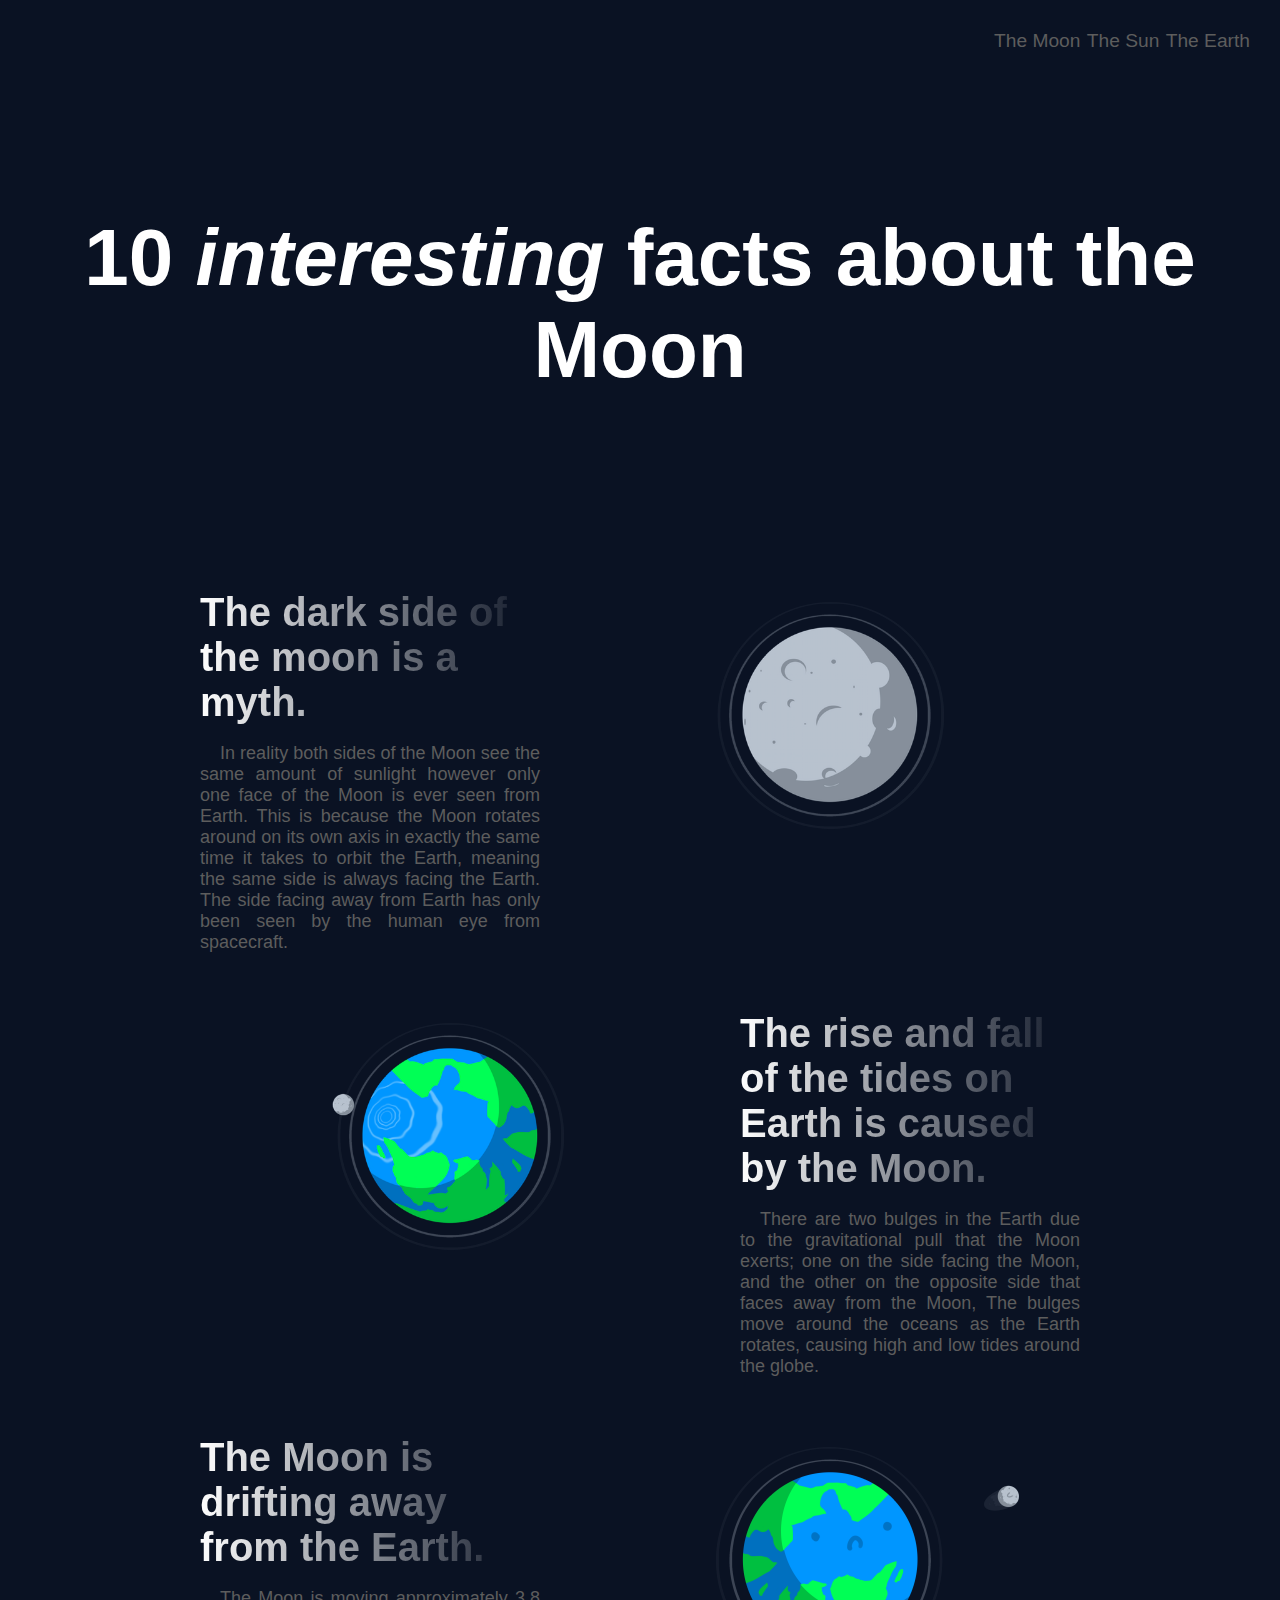
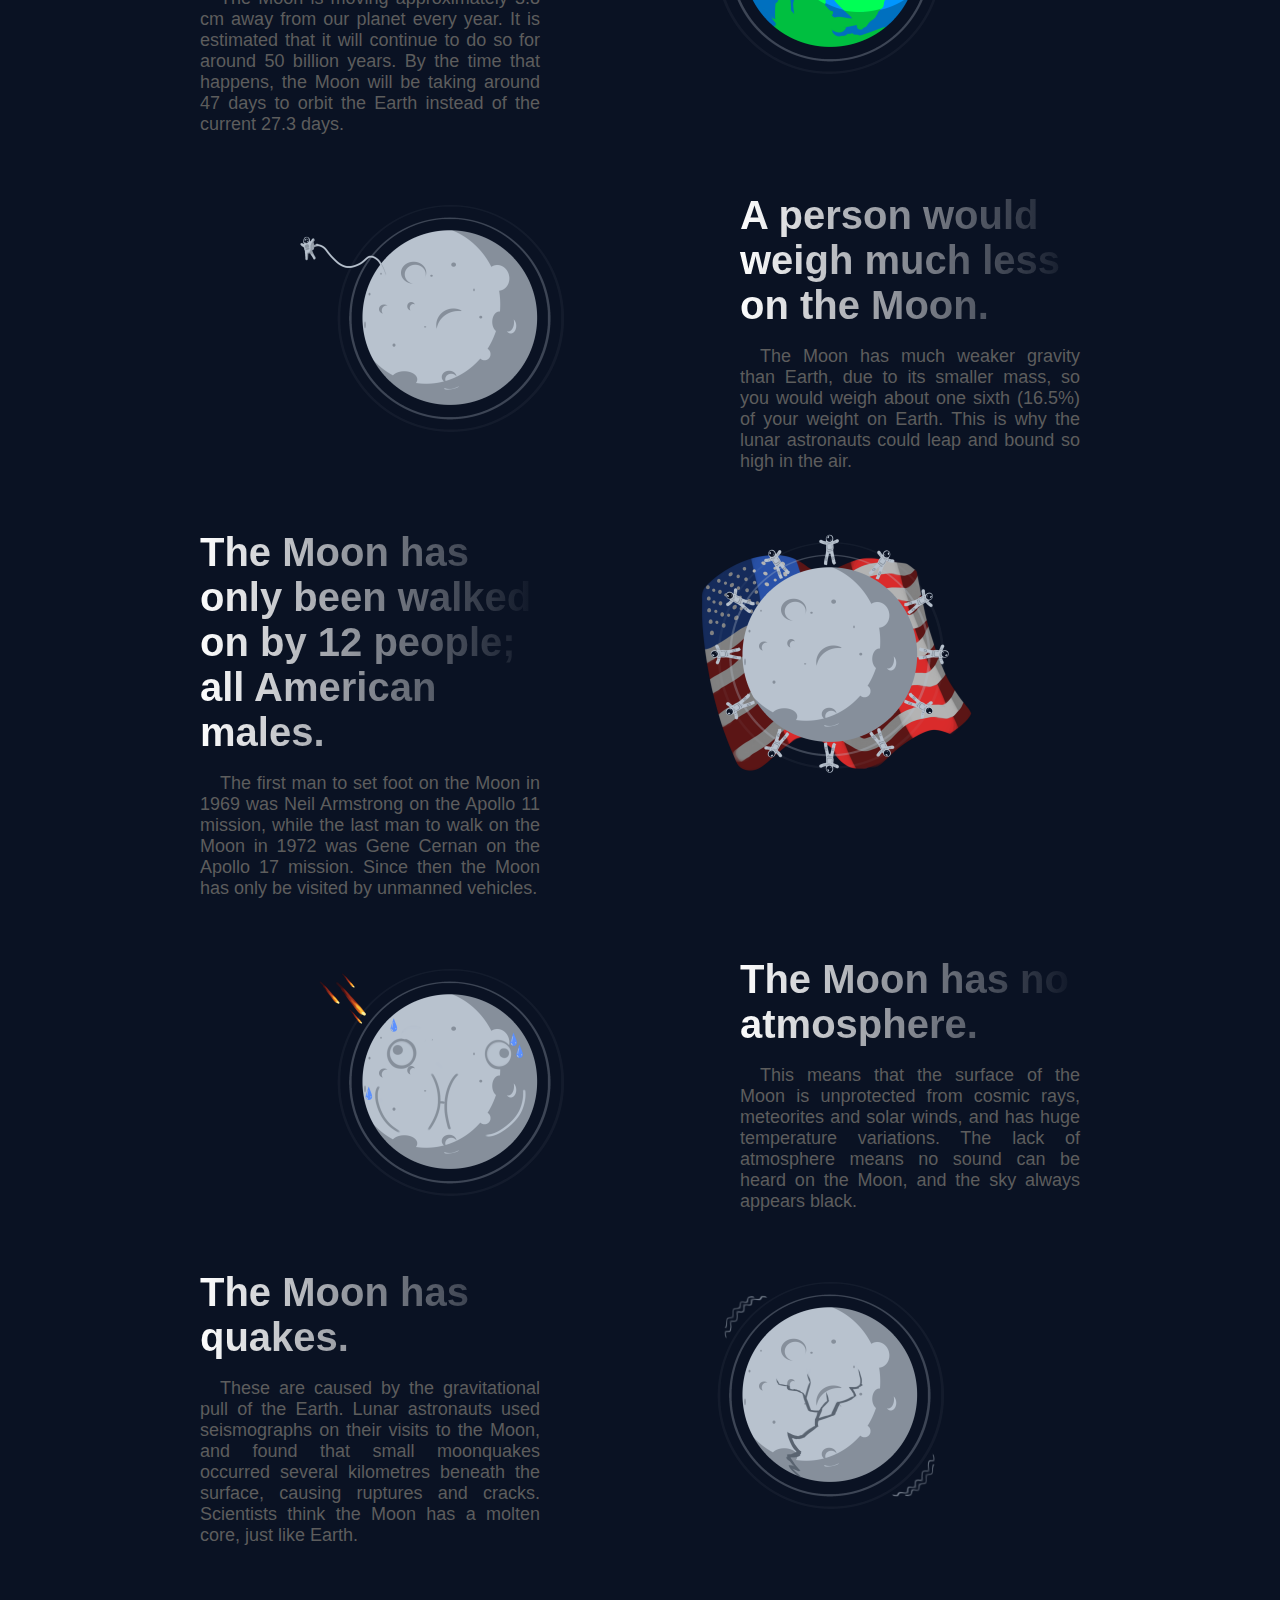
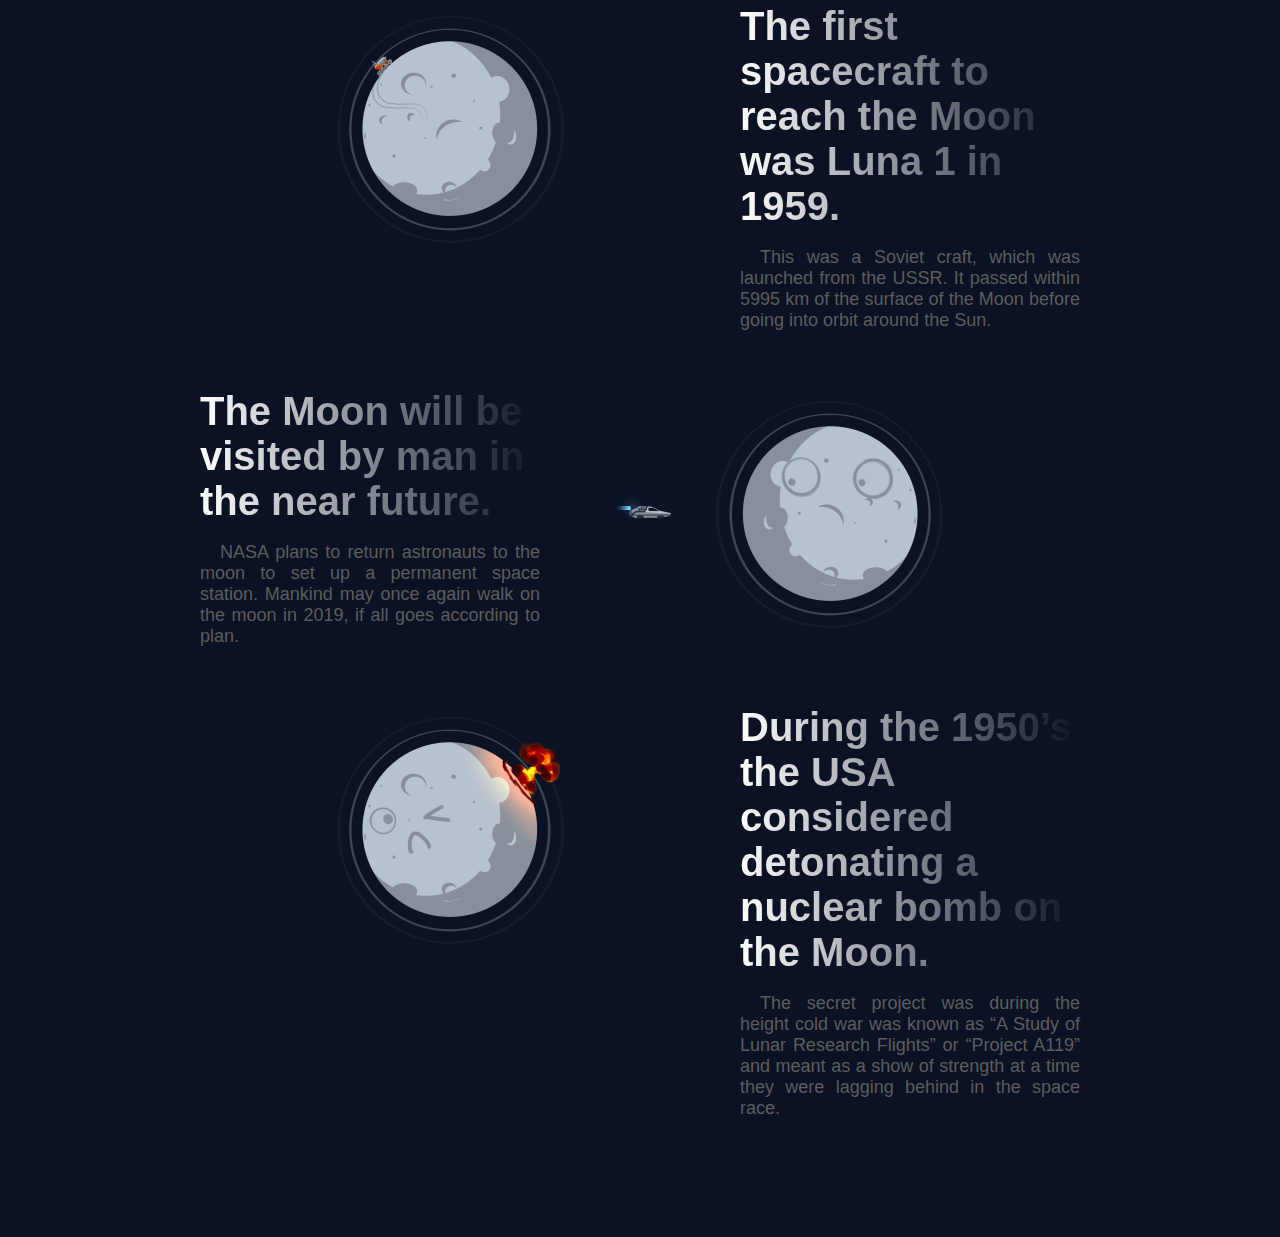
<file: lab_03/index.html>
<!DOCTYPE html>
<html lang="en">
  <head>
    <title>Planets</title>
    <link rel="stylesheet" href="style.css" />
  </head>
  <body>
    <header>
      <div class="nav">
        <nav>
          <a href="#moon" id="moon">The Moon</a>
          <a class="f" href="#sun">The Sun</a>
          <a class="g" href="#earth">The Earth</a>
        </nav>
      </div>
      <h1 id="home">10 <span>interesting</span> facts about the Moon</h1>
    </header>
    <div class="content">
      <div class="info">
        <div class="images">
          <img src="images/dark-side.png" alt="dark-s" />
        </div>
        <div class="text">
          <h4>The dark side of the moon is a myth.</h4>
          <p>
            In reality both sides of the Moon see the same amount of sunlight however only one face of the Moon is ever
            seen from Earth. This is because the Moon rotates around on its own axis in exactly the same time it takes
            to orbit the Earth, meaning the same side is always facing the Earth. The side facing away from Earth has
            only been seen by the human eye from spacecraft.
          </p>
        </div>
      </div>
      <div class="info">
        <div class="images">
          <img src="images/earth-tides.png" alt="earth-t" />
        </div>
        <div class="text">
          <h4>The rise and fall of the tides on Earth is caused by the Moon.</h4>
          <p>
            There are two bulges in the Earth due to the gravitational pull that the Moon exerts; one on the side facing
            the Moon, and the other on the opposite side that faces away from the Moon, The bulges move around the
            oceans as the Earth rotates, causing high and low tides around the globe.
          </p>
        </div>
      </div>
      <div class="info">
        <div class="images">
          <img src="images/drifting-moon.png" alt="drifting-m" />
        </div>
        <div class="text">
          <h4>The Moon is drifting away from the Earth.</h4>
          <p>
            The Moon is moving approximately 3.8 cm away from our planet every year. It is estimated that it will
            continue to do so for around 50 billion years. By the time that happens, the Moon will be taking around 47
            days to orbit the Earth instead of the current 27.3 days.
          </p>
        </div>
      </div>
      <div class="info">
        <div class="images">
          <img src="images/less-weight-on-the-moon.png" alt="less-w-on-the-m" />
        </div>
        <div class="text">
          <h4>A person would weigh much less on the Moon.</h4>
          <p>
            The Moon has much weaker gravity than Earth, due to its smaller mass, so you would weigh about one sixth
            (16.5%) of your weight on Earth. This is why the lunar astronauts could leap and bound so high in the air.
          </p>
        </div>
      </div>
      <div class="info">
        <div class="images">
          <img src="images/12-americans.png" alt="12-am" />
        </div>
        <div class="text">
          <h4>The Moon has only been walked on by 12 people; all American males.</h4>
          <p>
            The first man to set foot on the Moon in 1969 was Neil Armstrong on the Apollo 11 mission, while the last
            man to walk on the Moon in 1972 was Gene Cernan on the Apollo 17 mission. Since then the Moon has only be
            visited by unmanned vehicles.
          </p>
        </div>
      </div>
      <div class="info">
        <div class="images">
          <img src="images/no-atmosphere.png" alt="no-at" />
        </div>
        <div class="text">
          <h4>The Moon has no atmosphere.</h4>
          <p>
            This means that the surface of the Moon is unprotected from cosmic rays, meteorites and solar winds, and has
            huge temperature variations. The lack of atmosphere means no sound can be heard on the Moon, and the sky
            always appears black.
          </p>
        </div>
      </div>
      <div class="info">
        <div class="images">
          <img src="images/moon-quakes.png" alt="moon-q" />
        </div>
        <div class="text">
          <h4>The Moon has quakes.</h4>
          <p>
            These are caused by the gravitational pull of the Earth. Lunar astronauts used seismographs on their visits
            to the Moon, and found that small moonquakes occurred several kilometres beneath the surface, causing
            ruptures and cracks. Scientists think the Moon has a molten core, just like Earth.
          </p>
        </div>
      </div>
      <div class="info">
        <div class="images">
          <img src="images/spacecraft.png" alt="spac" />
        </div>
        <div class="text">
          <h4>The first spacecraft to reach the Moon was Luna 1 in 1959.</h4>
          <p>
            This was a Soviet craft, which was launched from the USSR. It passed within 5995 km of the surface of the
            Moon before going into orbit around the Sun.
          </p>
        </div>
      </div>
      <div class="info">
        <div class="images">
          <img src="images/moon-station.png" alt="moon-s" />
        </div>
        <div class="text">
          <h4>The Moon will be visited by man in the near future.</h4>
          <p>
            NASA plans to return astronauts to the moon to set up a permanent space station. Mankind may once again walk
            on the moon in 2019, if all goes according to plan.
          </p>
        </div>
      </div>
      <div class="info">
        <div class="images">
          <img src="images/nuclear-bomb.png" alt="nuclear-b" />
        </div>
        <div class="text">
          <h4>During the 1950’s the USA considered detonating a nuclear bomb on the Moon.</h4>
          <p>
            The secret project was during the height cold war was known as “A Study of Lunar Research Flights” or
            “Project A119” and meant as a show of strength at a time they were lagging behind in the space race.
          </p>
        </div>
      </div>
    </div>
    <button>
      <a href="#moon">UP</a>
    </button>
  </body>
</html>
</file>
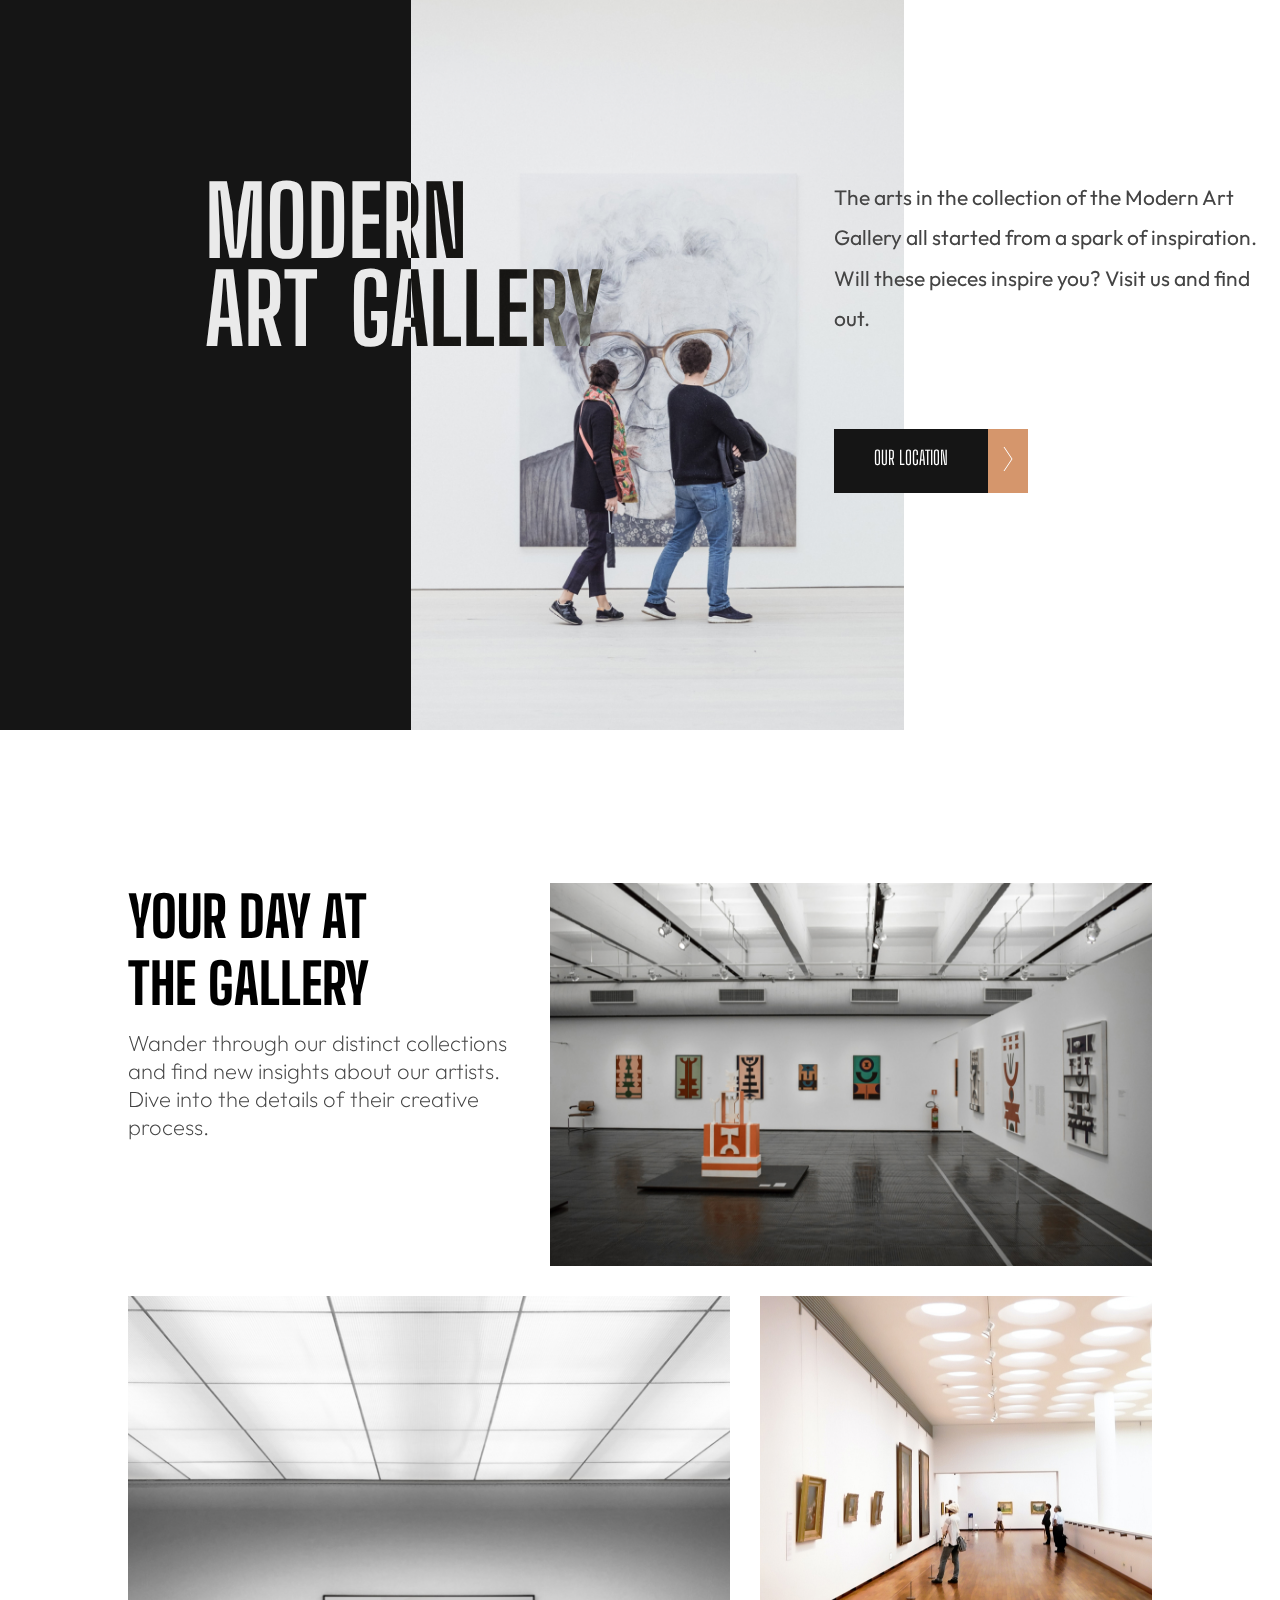
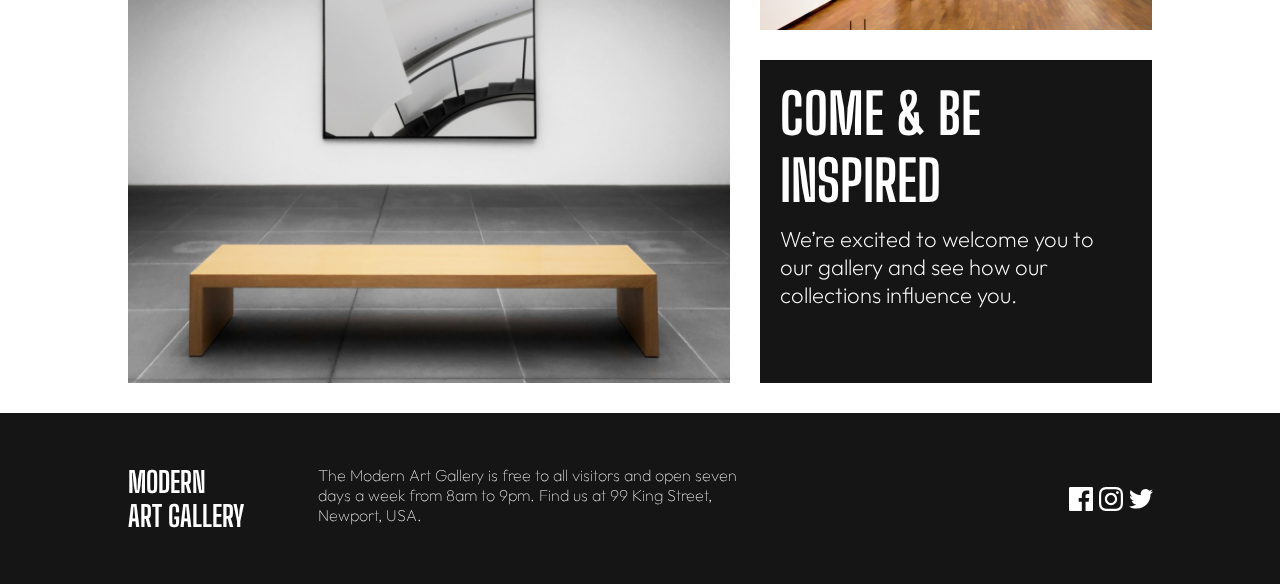
<file: lab_04/index.html>
<!DOCTYPE html>
<html lang="en">
<head>
  <meta charset="UTF-8">
  <meta name="viewport" content="width=device-width, initial-scale=1.0">
  <title>Modern art gallery</title>
  <link rel="stylesheet" href="style.css" />
  <link rel="preconnect" href="https://fonts.googleapis.com">
<link rel="preconnect" href="https://fonts.gstatic.com" crossorigin>
<link href="https://fonts.googleapis.com/css2?family=Big+Shoulders+Display:wght@100..900&display=swap" rel="stylesheet">
<link rel="preconnect" href="https://fonts.googleapis.com">
<link rel="preconnect" href="https://fonts.gstatic.com" crossorigin>
<link href="https://fonts.googleapis.com/css2?family=Outfit:wght@100..900&display=swap" rel="stylesheet">
<link href='https://unpkg.com/boxicons@2.1.4/css/boxicons.min.css' rel='stylesheet'>
</head>
<body>
  <header>
    <div class="header-photos">
    <img src="photos/heaer-photo-2.png" class="head-f">
    <img src="photos/header-photo.jpg" class="head-f2">
    <div class="header-bigger-p">
      <div class="header-text-and-button">
        <div class="header1">
          <h1>
            modern <br> art gallery
          </h1>
          </div>
          <div class="header-pb">
            <div class="head-p">
            <p>
              The arts in the collection of the Modern Art Gallery all started from a spark of inspiration. Will these pieces inspire you? Visit us and find out.
            </p>
          </div>
            <div class="header-button">
              <a href="location.html" class="b1-p"> Our location</a>
              <a href="location.html" class="b2-p"><svg xmlns="http://www.w3.org/2000/svg" width="10" height="26" viewBox="0 0 10 26" fill="none">
                <path id="Path 2" d="M1 1L9 13L1 25" stroke="white"/>
                </svg></a>
            </div>
      </div>
      </div>
    </div>
    </div>
    
  </header>
  <main>
    <div class="content">
     
      <div class="text">
        <h2>Your Day at <br> the Gallery</h2>
        <p>Wander through our distinct collections and find new insights about our artists. Dive into the details of their creative process.</p>
      </div> 

      <div class="body-photo-1">
        <img src="photos/body-photo-3.jpg"> 
      </div>

      <div class="body-photo-2">
      <img src="photos/body-photo-1.jpg">
      </div>

      <div class="body-photo-3">
      <img src="photos/bode-photo-2.jpg">
      </div>

      <div class="text-2">
          <h2>
            COME & BE <br> INSPIRED
          </h2>
          <p>
            We’re excited to welcome you to our gallery and see how our collections influence you.
          </p>
      </div>
    </div>
  </main>
  <footer>
    <div class="footer">
      <div>
        <h2>
          Modern <br> art gallery
        </h2>
      </div>
      <div class="footer-ch">
        <p>
          The Modern Art Gallery is free to all visitors and open seven days a week from 8am to 9pm. Find us at 99 King Street, Newport, USA.
        </p>
      </div>
      <div class="footer-icons">
        <img src="logos/facebook.svg" alt="facebook">
        <img src="logos/insta.svg" alt="instagram">
        <img src="logos/twitter.svg" alt="twitter">
      </div>
    </div>
  </footer>
</body>
</html>
</file>
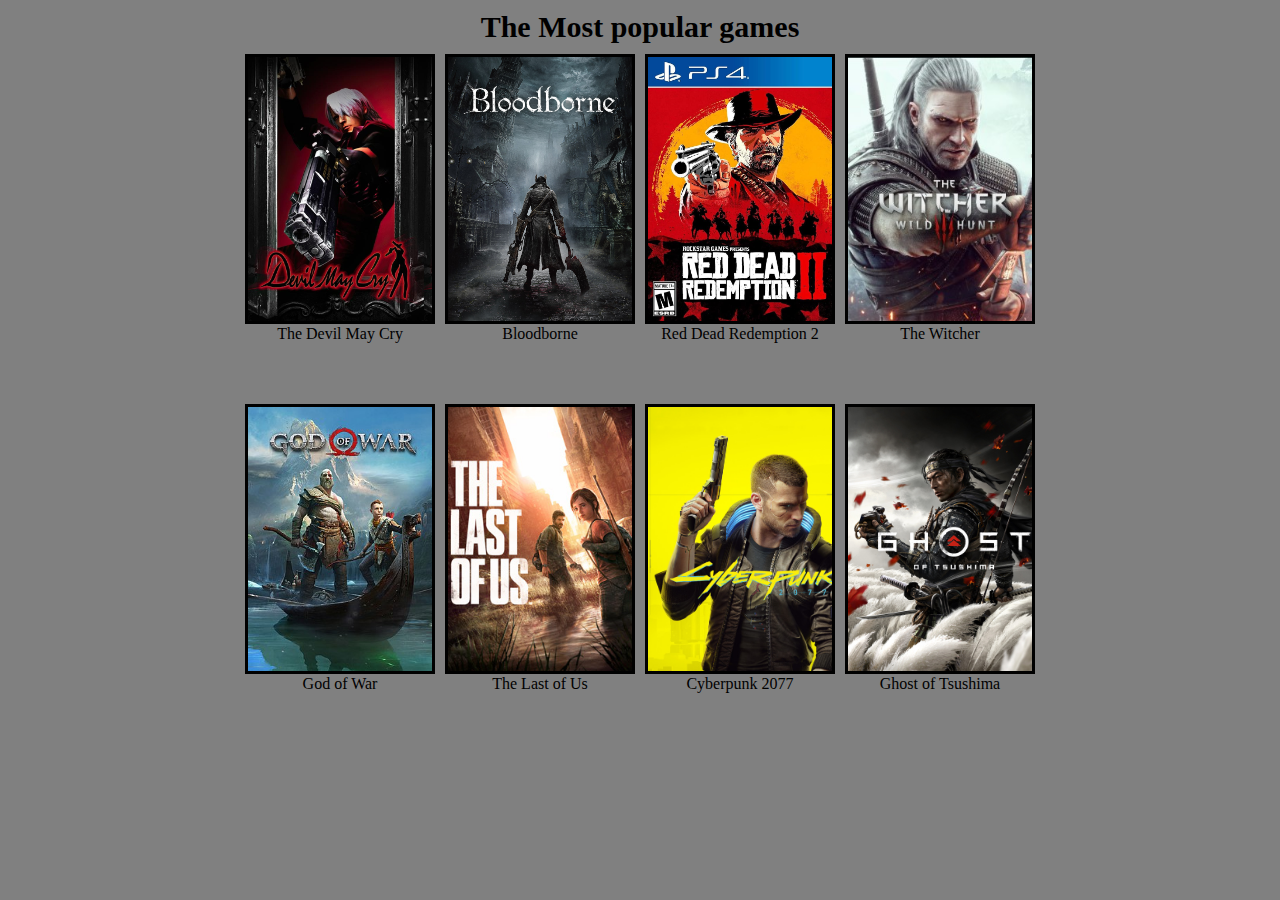
<file: lab_10/index.html>
<!DOCTYPE html>
<html lang="en">
<head>
  <meta charset="UTF-8">
  <meta name="viewport" content="width=device-width, initial-scale=1.0">
  <title>Most popular games</title>
  <link rel="stylesheet" href="style.css">
</head>
<header>
  
</header>
<body>
  <div id="main">
    <h1>The Most popular games</h1>
    <div class="pictures">
      <div id="pc">
        <button onclick="myFunction('The_Devil_May_Cry')" id="image_1"></button>
        <p id="p_1">The Devil May Cry</p>
      </div> 
    <div id="pc">
      <button onclick="myFunction('Bloodborne')" id="image_2"></button>
      <p id="p_2">Bloodborne</p>
    </div>
    <div id="pc">
      <button onclick="myFunction('Red_Dead_Redemption_2')" id="image_3"></button>
      <p id="p_3">Red Dead Redemption 2</p>
    </div>
    <div id="pc">
      <button onclick="myFunction('The_Witcher')" id="image_4"></button>
      <p id="p_4">The Witcher</p>
    </div>
    <div id="pc">
      <button onclick="myFunction('God_of_War')" id="image_5"></button>
      <p id="p_5">God of War</p>
    </div>
    <div id="pc">
      <button onclick="myFunction('The_Last_of_Us')" id="image_6"></button>
      <p id="p_6">The Last of Us</p>
    </div>
    <div id="pc">
      <button onclick="myFunction('Cyberpunk2077')" id="image_7"></button>
      <p id="p_7">Cyberpunk 2077</p>
    </div>
    <div id="pc">
      <button onclick="myFunction('Ghost_of_Tsushima')" id="image_8"></button>
      <p id="p_8">Ghost of Tsushima</p>
    </div>
  </div>
  </div>

  <div class="another_pages" id="another_pages">
    <div class="block" id="Bloodborne">
      <section class="first">
        <button onclick="window.location.href='./index.html';" id="back_but">Back</button>
        <h1>Bloodborne</h1>
        <div class="inside">
          <img src="image/bloo.jpg" alt="Bloodborne">
          <div class="characteristics">
            <table>
              <tr>
                <th>Game</th>
                <th>Bloodborne</th>
              </tr>
              <tr>
                <td>Developers</td>
                <td>FromSoftware</td>
              </tr>
              <tr>
                <td>Genre(s)</td>
                <td>Action role-playing</td>
              </tr>
              <tr>
                <td>Release date</td>
                <td>March 27, 2015</td>
              </tr>
              <tr>
                <td>Director(s)</td>
                <td>Hidetaka Miyazaki</td>
              </tr>
              <tr>
                <td>Artist(s)</td>
                <td>Kazuhiro Hamatani</td>
              </tr>
              <tr>
                <td>Composer(s)</td>
                <td>Ryan Amon, Tsukasa Saitoh</td>
              </tr>
            </table>
          </div>
        </div>
      </section>
    </div>

    <div class="block" id="The_Devil_May_Cry">
      <section class="second">
        <button onclick="window.location.href='./index.html';" id="back_but">Back</button>
        <h1>Devil May Cry 1</h1>
        <div class="inside">
          <img src="image/Dmc1_box.jpg" alt="The Devil May Cry">
          <div class="characteristics">
            <table>
              <tr>
                <th>Game</th>
                <th>Devil May Cry 1</th>
              </tr>
              <tr>
                <td>Developers</td>
                <td>Capcom Production Studio 4</td>
              </tr>
              <tr>
                <td>Genre(s)</td>
                <td>Action-adventure, hack and slash</td>
              </tr>
              <tr>
                <td>Release date</td>
                <td>August 23, 2001</td>
              </tr>
              <tr>
                <td>Director(s)</td>
                <td>Hideki Kamiya</td>
              </tr>
              <tr>
                <td>Artist(s)</td>
                <td>Makoto Tsuchibayashi</td>
              </tr>
              <tr>
                <td>Composer(s)</td>
                <td>	
                  Masami Ueda
                  Masato Kohda</td>
              </tr>
            </table>
          </div>
        </div>
      </section>
    </div>

    <div class="block" id="Red_Dead_Redemption_2">
      <section class="third">
        <button onclick="window.location.href='./index.html';" id="back_but">Back</button>
        <h1>Red Dead Redemption 2</h1>
        <div class="inside">
          <img src="image/red dead redemption.jpg" alt="Red Dead Redemption 2">
          <div class="characteristics">
            <table>
              <tr>
                <th>Game</th>
                <th>Red Dead Redemption 2</th>
              </tr>
              <tr>
                <td>Developers</td>
                <td>Rockstar Games</td>
              </tr>
              <tr>
                <td>Genre(s)</td>
                <td>Action-adventure</td>
              </tr>
              <tr>
                <td>Release date</td>
                <td>November 5, 2019</td>
              </tr>
              <tr>
                <td>Director(s)</td>
                <td>Rob Nelson</td>
              </tr>
              <tr>
                <td>Artist(s)</td>
                <td>Aaron Garbut</td>
              </tr>
              <tr>
                <td>Composer(s)</td>
                <td>Woody Jackson</td>
              </tr>
            </table>
        </div>
      </section>
    </div>

    <div class="block" id="The_Witcher">
      <section class="fourth">
        <button onclick="window.location.href='./index.html';" id="back_but">Back</button>
        <h1>The Witcher</h1>
        <div class="inside">
          <img src="image/witcher.jpg" alt="The Witcher">
          <div class="characteristics">
            <table>
              <tr>
                <th>Game</th>
                <th>The Witcher</th>
              </tr>
              <tr>
                <td>Developers</td>
                <td>CD Projekt Red</td>
              </tr>
              <tr>
                <td>Genre(s)</td>
                <td>Action role-playing</td>
              </tr>
              <tr>
                <td>Release date</td>
                <td>19 May 2015</td>
              </tr>
              <tr>
                <td>Director(s)</td>
                <td>Konrad Tomaszkiewicz</td>
              </tr>
              <tr>
                <td>Artist(s)</td>
                <td>Marian Chomiak</td>
              </tr>
              <tr>
                <td>Composer(s)</td>
                <td>Marcin Przybyłowicz</td>
              </tr>
            </table>
        </div>
      </section>
    </div>

    <div class="block" id="God_of_War">
      <section class="fifth">
        <button onclick="window.location.href='./index.html';" id="back_but">Back</button>
        <h1>God of War</h1>
        <div class="inside">
          <img src="image/274px-God_of_War_2018_cover.jpg" alt="God of War">
          <div class="characteristics">
            <table>
              <tr>
                <th>Game</th>
                <th>God of War</th>
              </tr>
              <tr>
                <td>Developers</td>
                <td>Santa Monica Studio</td>
                
              </tr>
              <tr>
                <td>Genre(s)</td>
                <td>Action-adventure, hack and slash</td>
              </tr>
              <tr>
                <td>Release date</td>
                <td>April 20, 2018</td>
              </tr>
              <tr>
                <td>Director(s)</td>
                <td>Cory Barlog</td>
              </tr>
              <tr>
                <td>Artist(s)</td>
                <td>Derek Daniels</td>
              </tr>
              <tr>
                <td>Composer(s)</td>
                <td>Bear McCreary</td>
              </tr>
            </table>
        </div>
      </section>
    </div>

    <div class="block" id="The_Last_of_Us">
      <section class="six">
        <button onclick="window.location.href='./index.html';" id="back_but">Back</button>
        <h1>The Last of Us</h1>
        <div class="inside">
          <img src="image/TheLastOfUs.jpg" alt="The Last of Us">
          <div class="characteristics">
            <table>
              <tr>
                <th>Game</th>
                <th>The Last of Us</th>
              </tr>
              <tr>
                <td>Developers</td>
                <td>Naughty Dog</td>
              </tr>
              <tr>
                <td>Genre(s)</td>
                <td>Action-adventure</td>
              </tr>
              <tr>
                <td>Release date</td>
                <td>June 14, 2013</td>
              </tr>
              <tr>
                <td>Director(s)</td>
                <td>Bruce Straley</td>
              </tr>
              <tr>
                <td>Artist(s)</td>
                <td>Erick Pangilinan, Nate Wells</td>
              </tr>
              <tr>
                <td>Composer(s)</td>
                <td>Gustavo Santaolalla</td>
              </tr>
            </table>
        </div>
      </section>
    </div>

    <div class="block" id="Cyberpunk2077">
      <section class="seven">
        <button onclick="window.location.href='./index.html';" id="back_but">Back</button>
        <h1>Cyberpunk 2077</h1>
        <div class="inside">
          <img src="image/cyberpunk.jpg" alt="Cyberpunk 2077">
          <div class="characteristics">
            <table>
              <tr>
                <th>Game</th>
                <th>Cyberpunk2077</th>
              </tr>
              <tr>
                <td>Developers</td>
                <td>CD Projekt Red</td>
                
              </tr>
              <tr>
                <td>Genre(s)</td>
                <td>Action role-playing</td>
              </tr>
              <tr>
                <td>Release date</td>
                <td>10 December 2020</td>
              </tr>
              <tr>
                <td>Director(s)</td>
                <td>Adam Badowski</td>
              </tr>
              <tr>
                <td>Artist(s)</td>
                <td>Grzegorz Mocarski</td>
              </tr>
              <tr>
                <td>Composer(s)</td>
                <td>P. T. Adamczyk</td>
              </tr>
            </table>
        </div>
      </section>
    </div>

    <div class="block" id="Ghost_of_Tsushima">
      <section class="eight">
        <button onclick="window.location.href='./index.html';" id="back_but">Back</button>
        <h1>Ghost of Tsushima</h1>
        <div class="inside">
          <img src="image/Ghost_of_Tsushima.jpg" alt="Ghost of Tsushima">
          <div class="characteristics">
            <table>
              <tr>
                <th>Game</th>
                <th>Ghost of Tsushima</th>
              </tr>
              <tr>
                <td>Developers</td>
                <td>Sucker Punch Productions</td>
              </tr>
              <tr>
                <td>Genre(s)</td>
                <td>Action-adventure</td>
              </tr>
              <tr>
                <td>Release date</td>
                <td>July 17, 2020</td>
              </tr>
              <tr>
                <td>Director(s)</td>
                <td>Nate Fox, Jason Connell</td>
              </tr>
              <tr>
                <td>Artist(s)</td>
                <td>Jason Connell</td>
              </tr>
              <tr>
                <td>Composer(s)</td>
                <td>Shigeru Umebayashi</td>
              </tr>
            </table>
          </div>
        </div>
      </section>
    </div>
  </div>
  <script src="script.js"></script>
</body>
</html>
</file>
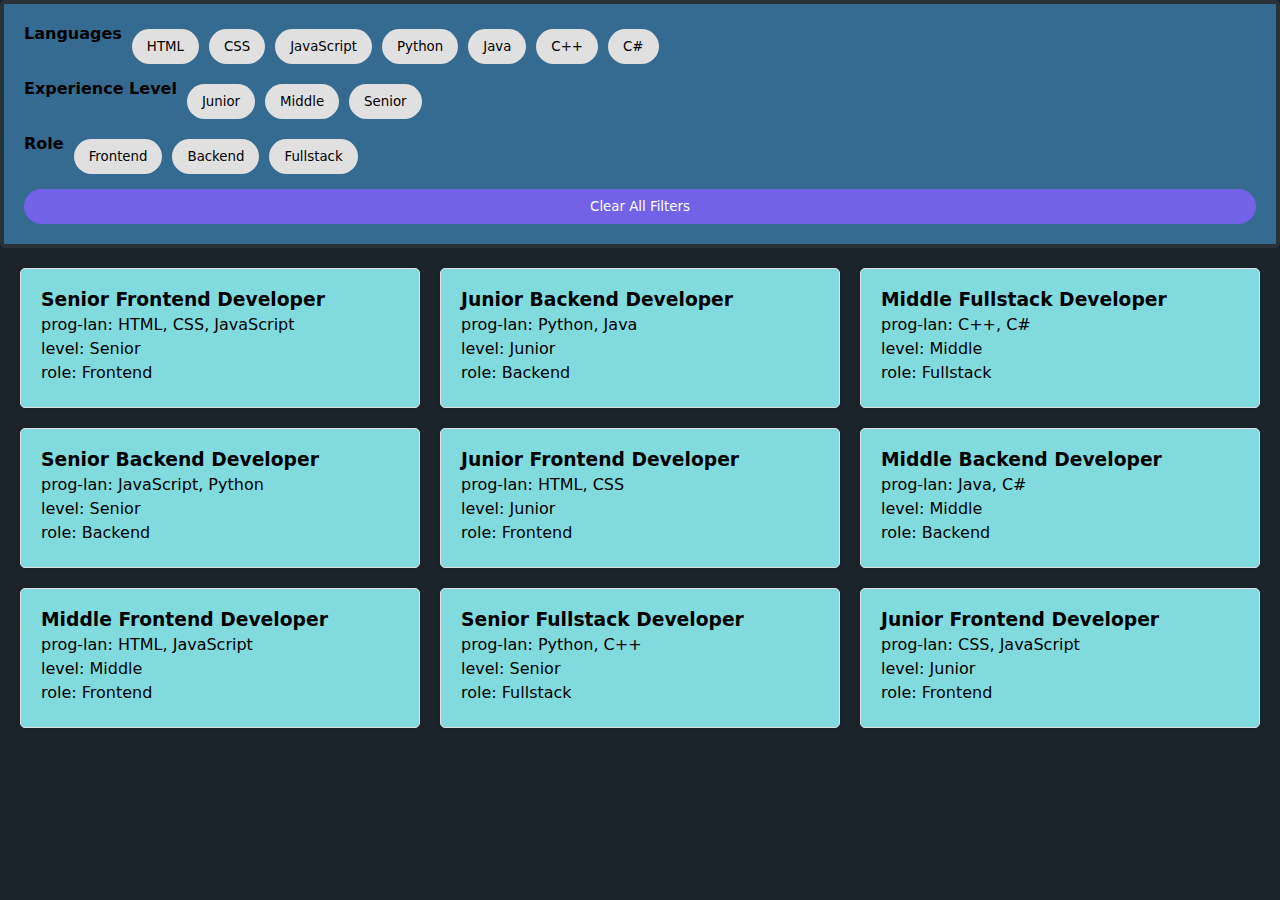
<file: lab_11/index.html>
<!DOCTYPE html>
<html lang="en">
<head>
  <meta charset="UTF-8">
  <meta name="viewport" content="width=device-width, initial-scale=1.0">
  <title>Document</title>
  <link rel="stylesheet" href="style.css">
</head>
<body>
  <div class="bar">
    <div class="filters">
      <h3>Languages</h3>
      <button class="filbutton" data-type="language" data-value="HTML">HTML</button>
      <button class="filbutton" data-type="language" data-value="CSS">CSS</button>
      <button class="filbutton" data-type="language" data-value="JavaScript">JavaScript</button>
      <button class="filbutton" data-type="language" data-value="Python">Python</button>
      <button class="filbutton" data-type="language" data-value="Java">Java</button>
      <button class="filbutton" data-type="language" data-value="C++">C++</button>
      <button class="filbutton" data-type="language" data-value="C#">C#</button>
    </div>

    <div class="filters">
      <h3>Experience Level</h3>
      <button class="filbutton" data-type="level" data-value="Junior">Junior</button>
      <button class="filbutton" data-type="level" data-value="Middle">Middle</button>
      <button class="filbutton" data-type="level" data-value="Senior">Senior</button>
    </div>

    <div class="filters">
      <h3>Role</h3>
      <button class="filbutton" data-type="role" data-value="Frontend">Frontend</button>
      <button class="filbutton" data-type="role" data-value="Backend">Backend</button>
      <button class="filbutton" data-type="role" data-value="Fullstack">Fullstack</button>
    </div>

    <button id="clear">Clear All Filters</button>
  </div>

  <div class="job">
    <div class="vacancy" data-languages="HTML,CSS,JavaScript" data-level="Senior" data-role="Frontend">
      <h3>Senior Frontend Developer</h3>
      <p>prog-lan: HTML, CSS, JavaScript</p>
      <p>level: Senior</p>
      <p>role: Frontend</p>
    </div>
    <div class="vacancy" data-languages="Python,Java" data-level="Junior" data-role="Backend">
      <h3>Junior Backend Developer</h3>
      <p>prog-lan: Python, Java</p>
      <p>level: Junior</p>
      <p>role: Backend</p>
    </div>
    <div class="vacancy" data-languages="C++,C#" data-level="Middle" data-role="Fullstack">
      <h3>Middle Fullstack Developer</h3>
      <p>prog-lan: C++, C#</p>
      <p>level: Middle</p>
      <p>role: Fullstack</p>
    </div>
    <div class="vacancy" data-languages="JavaScript,Python" data-level="Senior" data-role="Backend">
      <h3>Senior Backend Developer</h3>
      <p>prog-lan: JavaScript, Python</p>
      <p>level: Senior</p>
      <p>role: Backend</p>
    </div>
    <div class="vacancy" data-languages="HTML,CSS" data-level="Junior" data-role="Frontend">
      <h3>Junior Frontend Developer</h3>
      <p>prog-lan: HTML, CSS</p>
      <p>level: Junior</p>
      <p>role: Frontend</p>
    </div>
    <div class="vacancy" data-languages="Java,C#" data-level="Middle" data-role="Backend">
      <h3>Middle Backend Developer</h3>
      <p>prog-lan: Java, C#</p>
      <p>level: Middle</p>
      <p>role: Backend</p>
    </div>
    <div class="vacancy" data-languages="HTML,JavaScript" data-level="Middle" data-role="Frontend">
      <h3>Middle Frontend Developer</h3>
      <p>prog-lan: HTML, JavaScript</p>
      <p>level: Middle</p>
      <p>role: Frontend</p>
    </div>
    <div class="vacancy" data-languages="Python,C++" data-level="Senior" data-role="Fullstack">
      <h3>Senior Fullstack Developer</h3>
      <p>prog-lan: Python, C++</p>
      <p>level: Senior</p>
      <p>role: Fullstack</p>
    </div>
    <div class="vacancy" data-languages="CSS,JavaScript" data-level="Junior" data-role="Frontend">
      <h3>Junior Frontend Developer</h3>
      <p>prog-lan: CSS, JavaScript</p>
      <p>level: Junior</p>
      <p>role: Frontend</p>
    </div>
  </div>

 <script src="script.js"></script> 
</body>
</html>
</file>
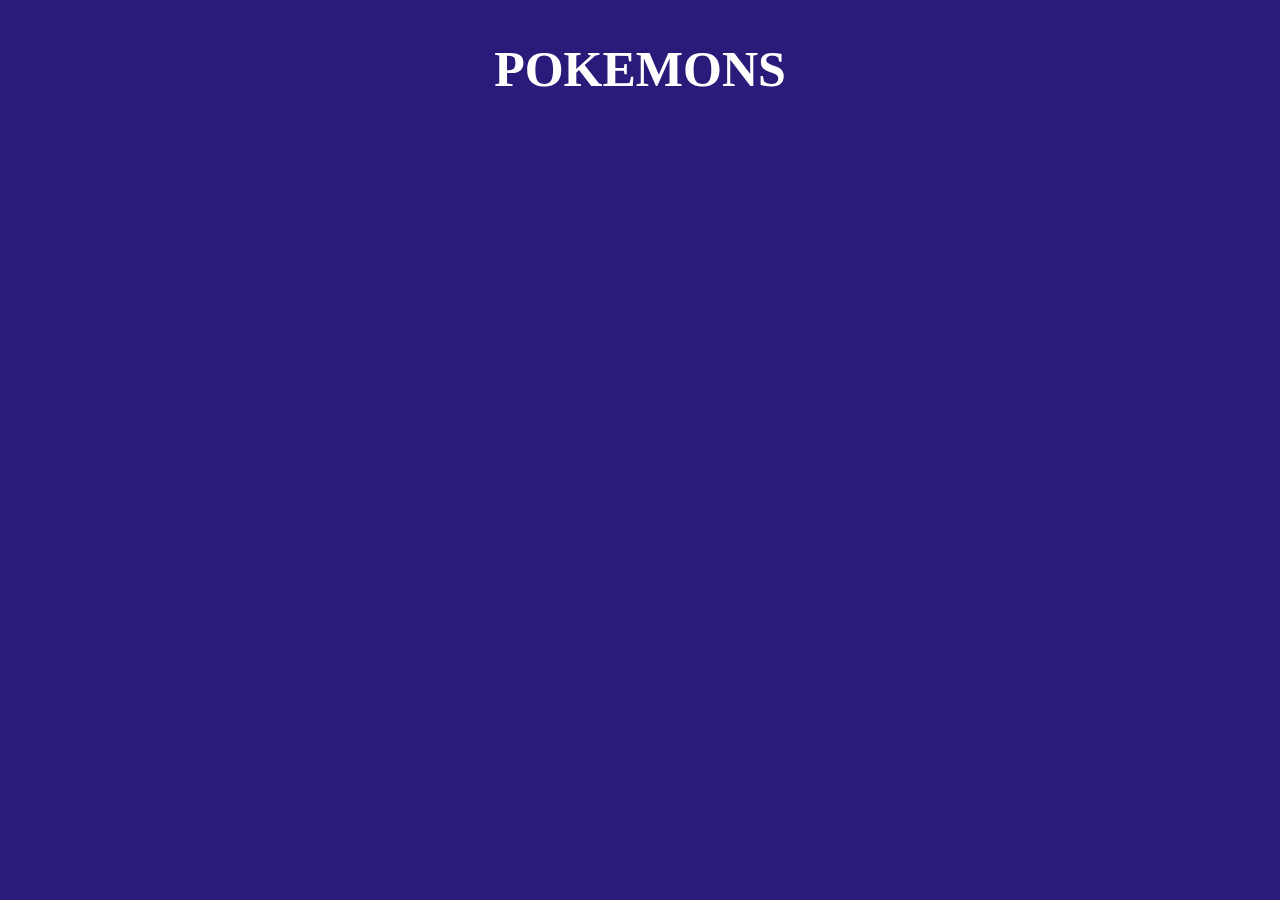
<file: lab_12/index.html>
<!DOCTYPE html>
<html lang="en">
  <head>
    <meta charset="UTF-8" />
    <title>Pokemons</title>
    <link rel="stylesheet" href="style.css" />
    <script src="script.js" defer></script>
  </head>
  <body>
    <section>
      <h1>Pokemons</h1>
      <div class="box"></div>
    </section>
  </body>
</html>
</file>
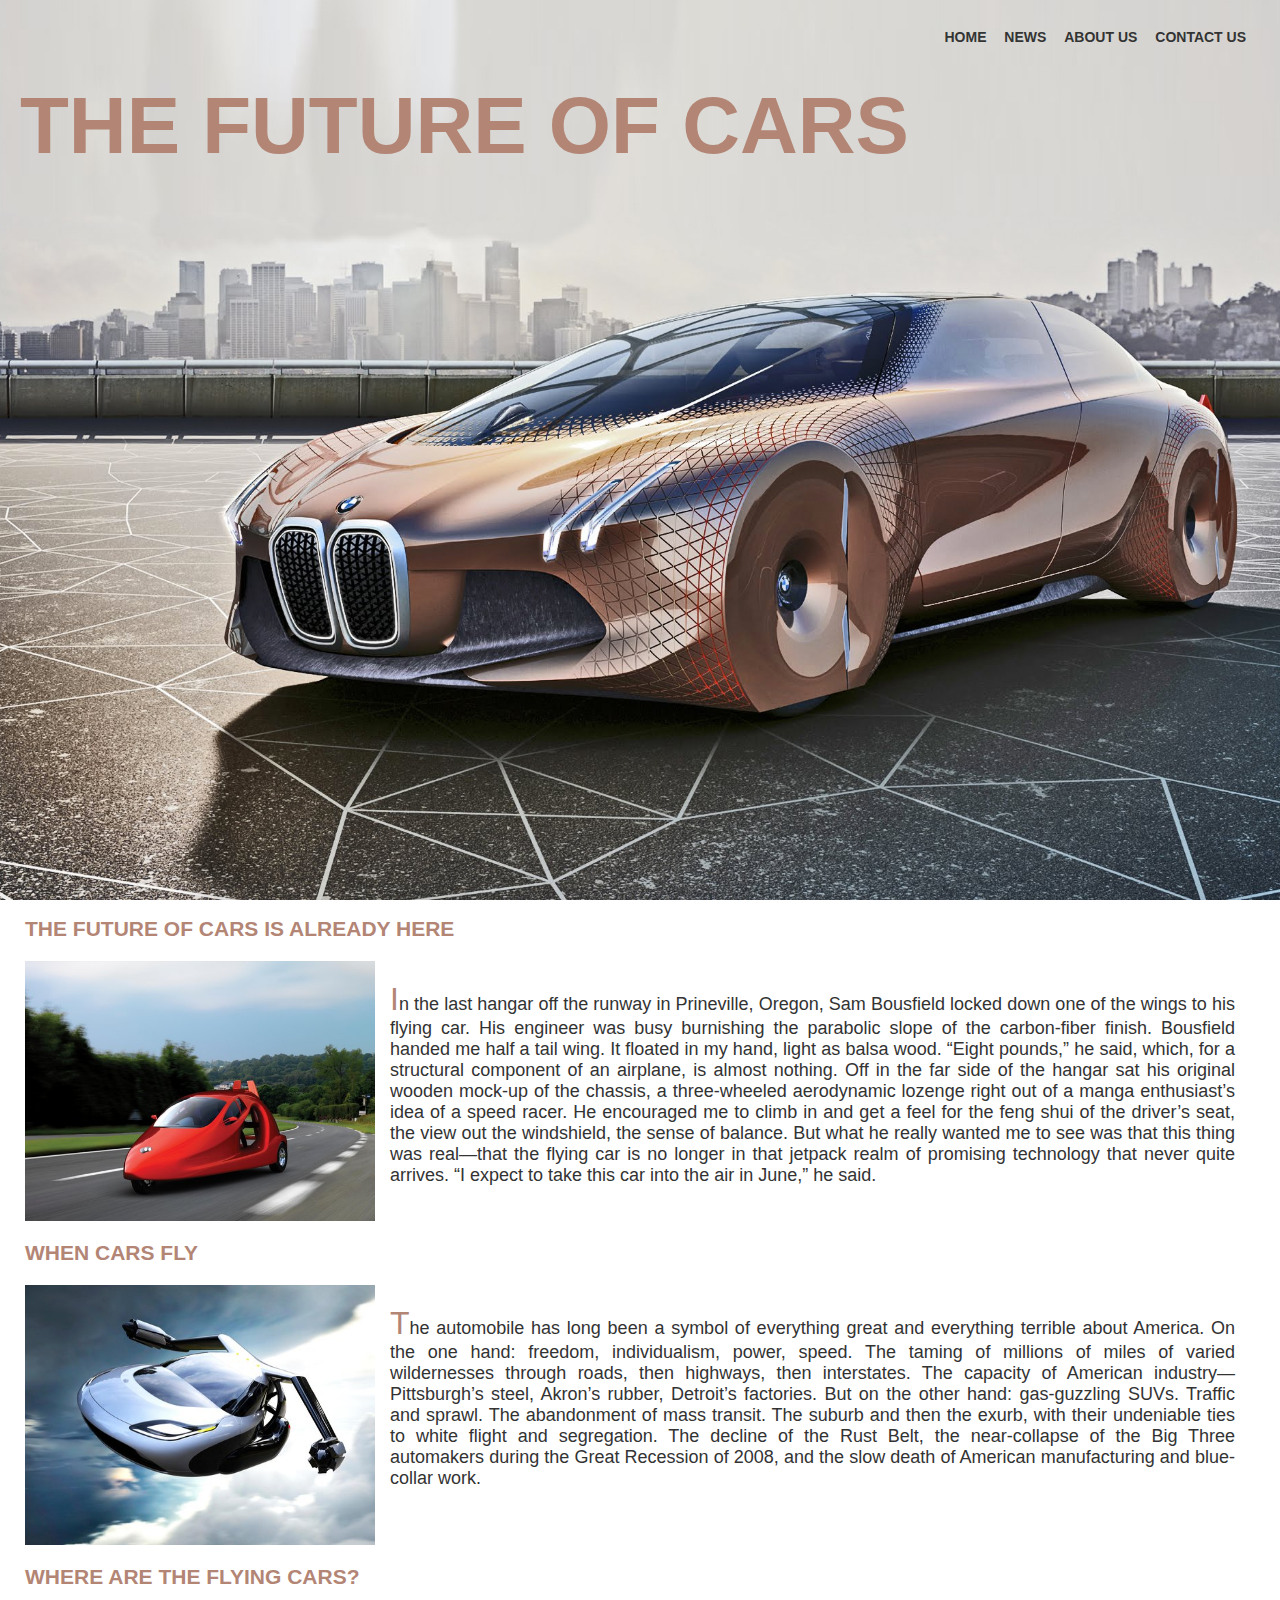
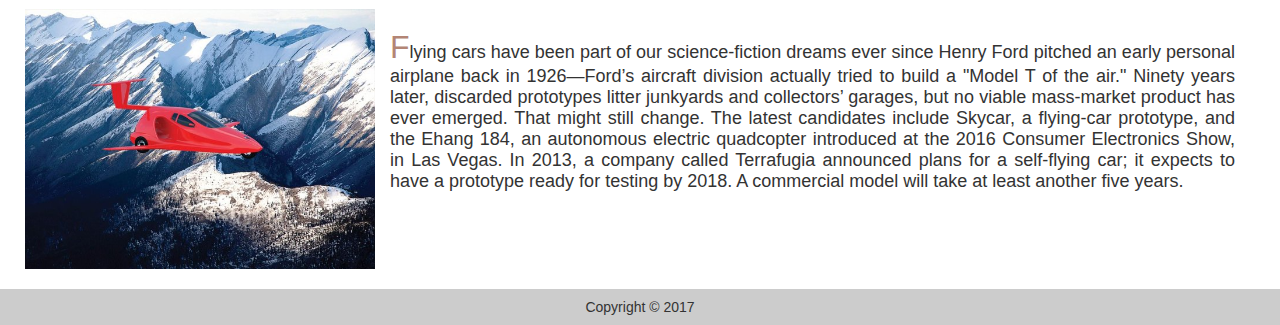
<file: lab_01/cars/index.html>
<!DOCTYPE html>
<html lang="en">
<head>
    <meta charset="UTF-8">
    <title>The Future of Cars</title>
    <link rel="stylesheet" href="style.css">
</head>
<body>
<nav>
    <ul>
        <li><a href="#" title="home" id="home">home</a></li>
        <li><a href="#" title="news" id="news">news</a></li>
        <li><a href="#" title="About Us" id="about-us">about us</a></li>
        <li><a href="#" title="Contact Us">contact us</a></li>
    </ul>
</nav>

<header class="header">
    <h1>the future of cars</h1>
</header>

<main class="content">
    <section>
        <article>
            <h2>The Future of Cars Is Already Here</h2>
            <img src="images/flyingcars1.jpg" alt="flyingcars1">

            <p>
                in the last hangar off the runway in Prineville, Oregon, Sam Bousfield locked down one of the wings
                to his flying car. His engineer was busy burnishing the parabolic slope of the carbon-fiber finish.
                Bousfield handed me half a tail wing. It floated in my hand, light as balsa wood. “Eight pounds,” he
                said, which, for a structural component of an airplane, is almost nothing. Off in the far side of
                the hangar sat his original wooden mock-up of the chassis, a three-wheeled aerodynamic lozenge right
                out of a manga enthusiast’s idea of a speed racer. He encouraged me to climb in and get a feel for
                the feng shui of the driver’s seat, the view out the windshield, the sense of balance. But what he
                really wanted me to see was that this thing was real—that the flying car is no longer in that
                jetpack realm of promising technology that never quite arrives. “I expect to take this car into the
                air in June,” he said.
            </p>
        </article>
        <article>
            <h2>When Cars Fly</h2>
            <img src="images/flyingcars2.jpg" alt="flyingcars2">
            <p>
                the automobile has long been a symbol of everything great and everything terrible about America. On
                the one hand: freedom, individualism, power, speed. The taming of millions of miles of varied
                wildernesses through roads, then highways, then interstates. The capacity of American
                industry—Pittsburgh’s steel, Akron’s rubber, Detroit’s factories.

                But on the other hand: gas-guzzling SUVs. Traffic and sprawl. The abandonment of mass transit. The
                suburb and then the exurb, with their undeniable ties to white flight and segregation. The decline
                of the Rust Belt, the near-collapse of the Big Three automakers during the Great Recession of 2008,
                and the slow death of American manufacturing and blue-collar work.
            </p>
        </article>
        <article>
            <h2>Where Are the Flying Cars?</h2>
            <img src="images/flyingcars3.jpg" alt="flyingcars3">

            <p>
                flying cars have been part of our science-fiction dreams ever since Henry Ford pitched an early
                personal airplane back in 1926—Ford’s aircraft division actually tried to build a "Model T of the
                air." Ninety years later, discarded prototypes litter junkyards and collectors’ garages, but no
                viable mass-market product has ever emerged.
                That might still change. The latest candidates include Skycar, a flying-car prototype, and the Ehang
                184, an autonomous electric quadcopter introduced at the 2016 Consumer Electronics Show, in Las
                Vegas. In 2013, a company called Terrafugia announced plans for a self-flying car; it expects to
                have a prototype ready for testing by 2018. A commercial model will take at least another five
                years.
            </p>
        </article>
    </section>
</main>
<footer>
    <span>Copyright &copy; 2017</span>
</footer>
</body>
</html>
</file>
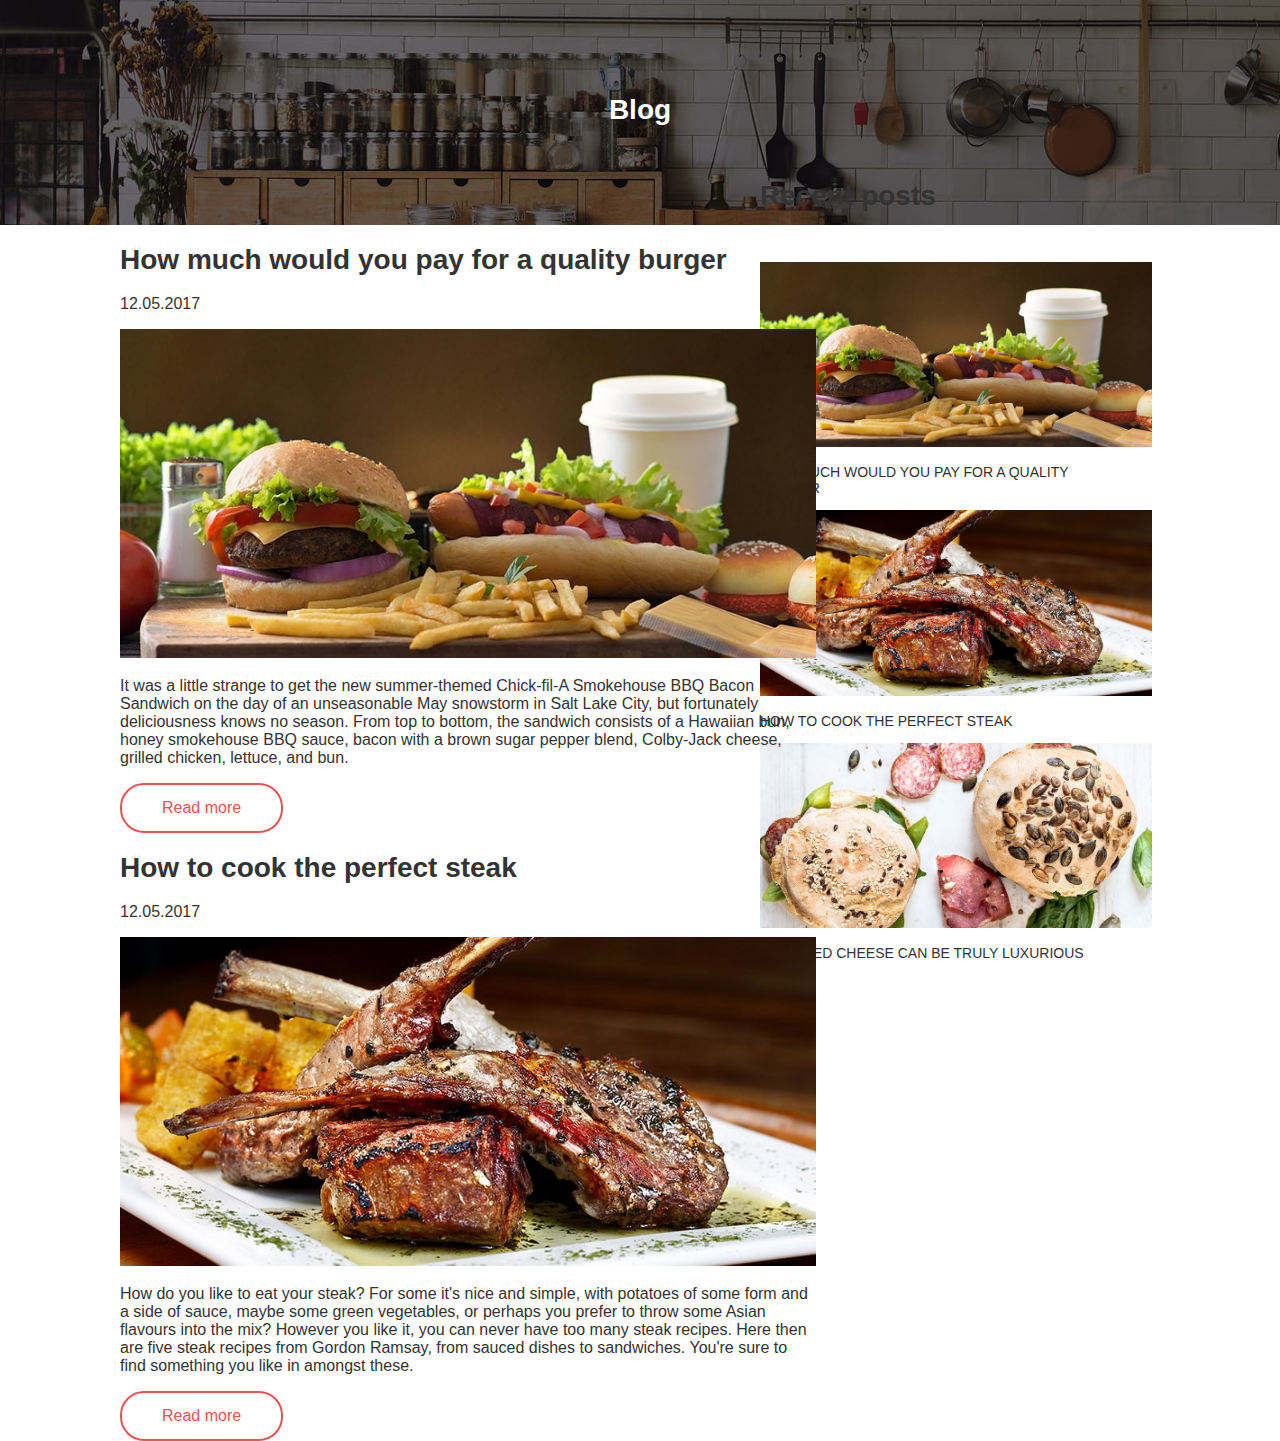
<file: lab_01/food/index.html>
<!DOCTYPE html>
<html lang="en">
<head>
    <meta charset="UTF-8">
    <title>Food Page</title>
    <link rel="stylesheet" href="style.css">
</head>
<body>
<header>
    <h1>Blog</h1>
</header>
<main>
    <div class="content">
        <article>
            <h1>How much would you pay for a quality burger</h1>
            <p class="date">12.05.2017</p>
            <img src="images/image-01.jpg" alt="food"/>
            <p>It was a little strange to get the new summer-themed Chick-fil-A Smokehouse BBQ Bacon Sandwich on the day
                of an unseasonable May snowstorm in Salt Lake City, but fortunately deliciousness knows no season.

                From top to bottom, the sandwich consists of a Hawaiian bun, honey smokehouse BBQ sauce, bacon with a
                brown sugar pepper blend, Colby-Jack cheese, grilled chicken, lettuce, and bun.</p>
            <button>Read more</button>
        </article>
        <article>
            <h1>How to cook the perfect steak</h1>
            <p class="date">12.05.2017</p>
            <img src="images/image-02.jpg" alt="food"/>
            <p>How do you like to eat your steak? For some it's nice and simple, with potatoes of some form and a side
                of sauce, maybe some green vegetables, or perhaps you prefer to throw some Asian flavours into the mix?

                However you like it, you can never have too many steak recipes. Here then are five steak recipes from
                Gordon Ramsay, from sauced dishes to sandwiches. You're sure to find something you like in amongst
                these.</p>
            <button>Read more</button>
        </article>
    </div>
    <aside>
        <h1>Recent posts</h1>
        <img src="images/image-01.jpg" alt="food"/>
        <p>HOW MUCH WOULD YOU PAY FOR A QUALITY BURGER</p>
        <img src="images/image-02.jpg"/>
        <p>HOW TO COOK THE PERFECT STEAK</p>
        <img src="images/image-03.jpg" alt="food"/>
        <p>A GRILLED CHEESE CAN BE TRULY LUXURIOUS</p>
    </aside>
</main>

</body>
</html>
</file>
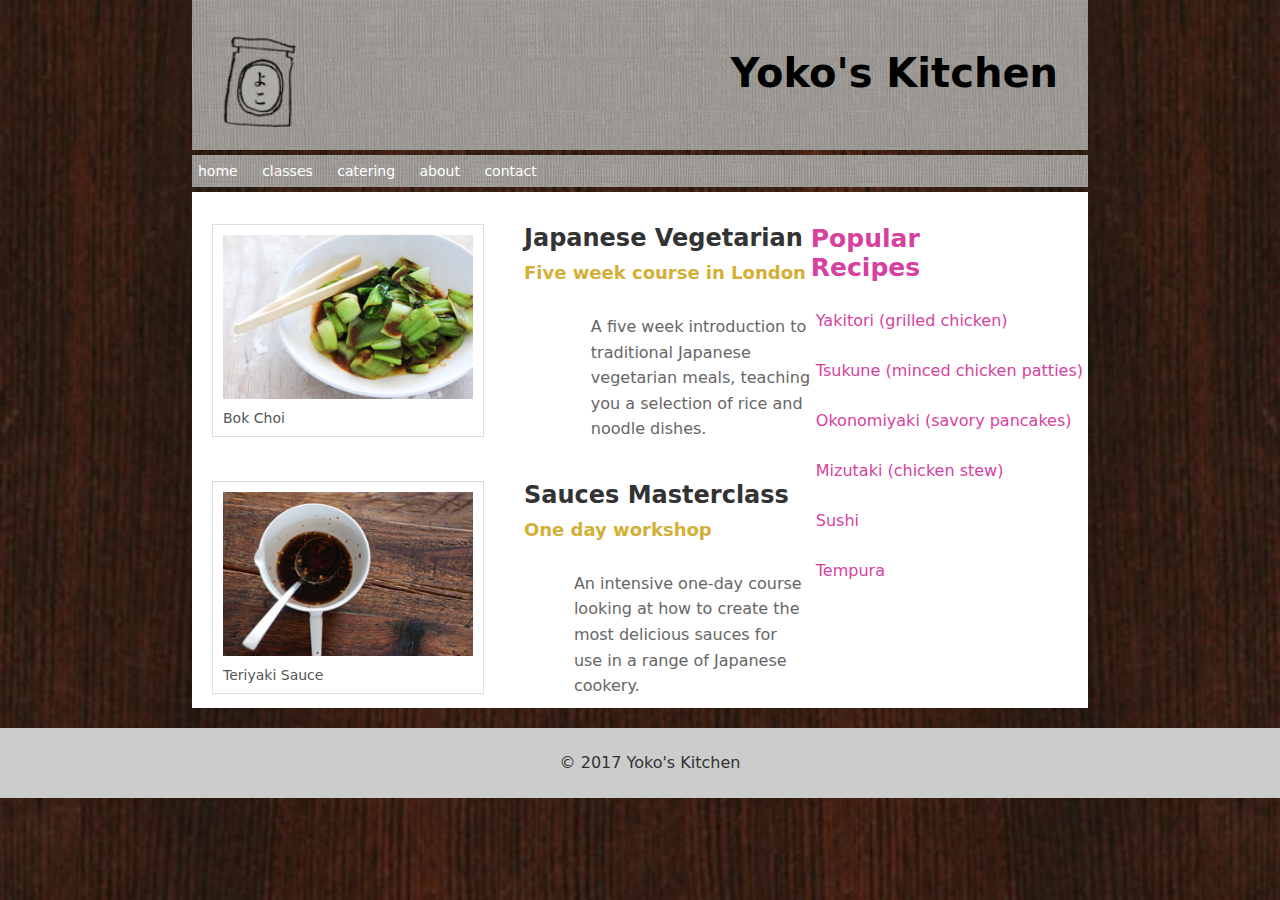
<file: lab_01/kitchen/index.html>
<!doctype html>
<html lang="en">
<head>
    <meta charset="UTF-8">
    <title>Japanese Kitchen</title>
    <link rel="stylesheet" href="style.css">
</head>
<body>
<header>
    <h1>Yoko's Kitchen</h1>
</header>
<nav>
    <ul>
        <li><a href="#">home</a></li>
        <li><a href="#">classes</a></li>
        <li><a href="#">catering</a></li>
        <li><a href="#">about</a></li>
        <li><a href="#">contact</a></li>
    </ul>
</nav>
<main>
    <section class="courses">
        <article>
            <figure>
                <img src="images/bok-choi.jpg" alt="Bok Choi"/>
                <figcaption>Bok Choi</figcaption>
            </figure>
            <div>
                <h2>Japanese Vegetarian</h2>
                <h3>Five week course in London</h3>
            </div>
            <p>
                A five week introduction to traditional Japanese vegetarian meals, teaching you a selection of rice and
                noodle dishes.
            </p>
        </article>
        <article>
            <figure>
                <img src="images/teriyaki.jpg" alt="Teriyaki sauce"/>
                <figcaption>Teriyaki Sauce</figcaption>
            </figure>
            <div>
                <h2>Sauces Masterclass</h2>
                <h3>One day workshop</h3>
            </div>
            <p>An intensive one-day course looking at how to create the most delicious sauces for use in a range of
                Japanese cookery.</p>
        </article>
    </section>
    <aside>
        <section class="popular-recipes">
            <h2>Popular Recipes</h2>
            <ul>
                <li><a href="#">Yakitori (grilled chicken)</a></li>
                <li><a href="#">Tsukune (minced chicken patties)</a></li>
                <li><a href="#">Okonomiyaki (savory pancakes)</a></li>
                <li><a href="#">Mizutaki (chicken stew)</a></li>
                <li><a href="#">Sushi</a></li>
                <li><a href="#">Tempura</a></li>
            </ul>
        </section>
    </aside>
</main>
<footer>
    &copy; 2017 Yoko's Kitchen
</footer>
</body>
</html>
</file>
<file: lab_03/style.css>
* {
    font-family: 'Segoe UI', Tahoma, sans-serif;
}

body { 
    margin: 0px;
    padding: 0px;
    background-color:#0a1223 ;
    color: #eee;
}

button{
    display: none;
}

header{
    display: flex;
    flex-direction: column;
    justify-content: space-between;
    height: 50vh;
}

h1{
    color: white;
    text-align: center;
    font-size: 80px;
}

h1 span {
 font-style: italic;
}

.nav {
    display: flex;
    flex-direction: row;
    justify-content: right;
}

nav{
    display: flex;
    flex-direction: row;
    justify-content: space-between;
    width: 20%;
    padding: 30px 30px 0;
}

nav a{
    text-decoration: none;
    color: #5d5d5d;
    font-size: larger;
}

nav a:hover{
    color: #174e76;
}

.content{
    position: relative;
    padding: 100px 200px;
}

.content>div{
    display: flex;
}

.content>div:nth-child(2n) {
    flex-direction: row;
}

.content>div:nth-child(2n+1) {
    flex-direction: row-reverse;
}

.info {
    margin-top: 40px;
    display: flex;
    gap: 40px;
p{
font-size: large;
color: #5d5d5d;
text-indent: 20px;
text-align: justify;
}
h4{
margin: 0;
font-size: 2.5em;
background: linear-gradient(to right, #FFFFFF 0%, #0a1223 100%);
background-clip: text;
-webkit-text-fill-color: transparent;
}
img{
height: 250px;
display: flex;
flex-wrap: wrap;
}
}

.info>div {
flex: 1;
}

.images {
text-align: center;
}

.text div:nth-child(n+1) {
    display: flex;
    flex-direction: row-reverse;
    }

.text div:nth-child(n) {
    display: flex;
flex-direction: column;
}

@media (max-width: 1024px) {
    button {
        border: none;
        display: flex;
        flex-direction: row;
        justify-content: right;
        font-size: 14px;
        padding: 5px 10px;
        border-radius: 50%;
        width: 50px;
        height: 50px;
        align-items: center;
        background-color: #5ebcff;
        color: black;
    }

    button a {
        margin-left: 2px;
        color: white;
        text-decoration: none;
        font-size: large;
    }

    .nav {
        display: flex;
        flex-direction: row;
        justify-content:center;
    }

    nav {
        display: flex;
        flex-direction: row;
        justify-content: space-between;
        width: 50%;
        padding: 15px 15px 0;
    }

    .content {
        position: relative;
        padding: 50px 100px;
    }

    .text h4 {
        color: black;
    }

    .content>div {
        flex-direction: column;
        flex: 1 1 calc(100% - 40px);
        gap: 15px;
    }
    
    .content>div:nth-child(2n),
    .content>div:nth-child(2n+1) {
        flex-direction: column;
        align-items: center;
    }
}

@media (max-width: 768px) {
    button {
        position: relative;
        border: none;
        font-size: 14px;
        padding: 5px 10px;
        cursor: pointer;
        border-radius: 50%;
        width: 50px;
        height: 50px;
        align-items: center;
        margin: 0px 10px 10px;
        background-color: #5ebcff;
        color: black;
        display: flex;
        flex-direction: row;
        justify-content: right;
    }

    button a {
        color: #FFFFFF;
        text-decoration: none;
        margin-left: 2px;
        font-size: large;
    }
    
    .nav {
        display: flex;
        flex-direction: column;
        justify-content: left;
        width: 1200px;
    }
    
    .nav a{
        display: flex;
        justify-content: space-between;
        height: 50px;
        color: #5F5F5F;
        margin-top: 2%;
    }

    nav a{
        border-bottom: #5F5F5F 2px solid;
    }
    
    .nav a:hover{
        color: #0a1223;
    }

    nav {
        display: flex;
        flex-direction: column;
        padding: 15px 15px 0;
    }

    h1{
        margin: 0 0 10px;
    }

    .content {
        margin-top: 3%;
    }

    body {
        background-color: #FFFFFF;
        margin: 0px;
        padding: 0px;
    }

    .info h4 {
        background-clip: text;
        margin: 0;
        font-size: 2em;
        color: #0a1223;
        background: solid;
    }
    h1 {
        font-size: 70px;
         text-align: center;
        color: black;
    } 
    
    .content>div:nth-child(2n),
    .content>div:nth-child(2n+1) {
        flex-direction: column;
        align-items: center;
    }

    .content {
        position: relative;
        padding: 30px 70px;
    }

    .content>div {
        flex-direction: column;
        gap: 15px;
        flex: 1 1 100%;
    }
}
</file>
<file: lab_04/style.css>
.big-shoulders-display {
  font-family: "Big Shoulders Display", sans-serif;
  font-optical-sizing: auto;
  font-weight: weight;
  font-style: normal;
}

.outfit {
  font-family: "Outfit", sans-serif;
  font-optical-sizing: auto;
  font-weight: weight;
  font-style: normal;
}

p {
  font-family: "Outfit", sans-serif;
  color: #444444;
}

*{
  margin: 0;
  padding: 0;
}

.header1 {
  font-size: larger;
  
}

h1 {
  font-family: "Big Shoulders Display", sans-serif;
  font-size: 96px;
  line-height: 88px;
  font-weight: 700;
  text-transform: uppercase;
  word-spacing: 1.4vh;
  mix-blend-mode: exclusion;
  color: #ffffff;
}

header {
  padding-bottom: 17vh;
  display: flex;
  flex-direction: row;
  position: relative;
}

.header-photos {
  background-image: url("photos/header-photo.jpg");
  background-repeat: no-repeat, no-repeat;  
  height: 730px;
  width: 430px;
  display: flex;
  flex-direction: row;
}

.header-text-and-button {
  display: flex;
  flex-direction: row;
  position: absolute;
  top: 20%;
  left: 16%;
  
}

.header-pb {
  display: flex;
  flex-direction: column;
  margin-left: 230px;
  .head-p {
    width: 49vh;
    p{
      line-height: 4.5vh;
    }
    padding-bottom: 10vh;
  }
}

.header-pb p {
  font-size: 21px;
}

.header-button {
display: flex;
flex-direction: row;
.b1-p{
padding: 17px 40px;
 background-color: #151515;
 color: #ffffff;
 text-transform: uppercase;
 font-family: "Big Shoulders Display", sans-serif;
 text-align: center;
 font-size: 1.2em;
 border: none;
 text-decoration: none;
}
.b2-p{
  padding: 17px 15px;
  background-color: #d5966c;
  color: #ffffff;
  font-family: "Big Shoulders Display", sans-serif;
  font-size: 1.2em;
  border: none;
  text-transform: uppercase;
  text-decoration: none;
}
}



.header-button:hover {
  .b1-p{
    background-color: #d5966c;
  }
  .b2-p {
    background-color: #151515;
  }
}


main {
  box-sizing: border-box;
}

.content {
  max-width: 80%;
  margin: 0 auto;
  display: grid;
  grid-template-columns: repeat(5, 1fr);
  gap: 30px;
  grid-auto-rows: minmax(200px, auto);
}
.text {
  grid-column: 1 / 3;
  grid-row: 1;
  justify-content: center;
  p {
    font-family: "Outfit", sans-serif;
    font-size: 22px;
    color: #444444;
    text-align: left;
    font-weight: 200;
  }
  h2 {
    font-family: "Big Shoulders Display", sans-serif;
    font-size: 3.5em;
    word-spacing: 0;
    text-align: left;
    padding-bottom: 3%;
    text-transform: uppercase;
    font-weight: 800;
  }
}
.body-photo-1 {
  grid-column: 3 / 6;
  grid-row: 1;
}
.body-photo-2 {
  grid-column: 1 / 4;
  grid-row: 2 / 4;
}
.body-photo-3 {
  grid-column: 4 / 6;
  grid-row: 2;
}
.text-2 {
  grid-column: 4 / 6;
  grid-row: 3;
  background-color: #151515;
  padding: 20px;
  p {
    font-family: "Outfit", sans-serif;
    font-size: 22px;
    color: #ffffff;
    text-align: left;
    font-weight: 200;
  }
  h2 {
    font-family: "Big Shoulders Display", sans-serif;
    font-size: 3.5em;
    color: #ffffff;
    text-align: left;
    padding-bottom: 3%;
    text-transform: uppercase;
  }
}

.content img {
  width: 100%;
  height: 100%;
  object-fit: cover; 
}

@media (max-width: 768px) {
  .header1 {
    h1 {
      color: #151515;
      mix-blend-mode: normal;
    }
  }
  .header1 {
    width: 80%;
    margin-bottom: 5vh;
    h1 {
      font-size: 3em;
      word-spacing: 3px;
      line-height: 7vh;
      font-weight: 900;
    }
    .head-p {
        font-size: 17px;
      p {
        width: 90%;
      }
    }
    .header-pb {
      width: 90%;
    }
  }
  .head-f {
    display: none !important;
    background-color: #ffffff;
  }
  .header-text-and-button {
    display: flex;
    flex-direction: column;
    margin-left: 42%;
  }
  .header-pb {
    margin-left: 0;
  }
  .content {
    margin-left: 12%;
  }
}

.footer {
  margin: 30px 0 0 0;
  background-color: #151515;
  color: #ffffff;
  padding: 4% 10%;
  display: flex;
  flex-direction: row;
  h2 {
    font-family: "Big Shoulders Display", sans-serif;
    font-size: 1.8em;
    text-transform: uppercase;
  }
  p{
    padding: 0 0 0 5%;
    color: #ffffff;
    font-size: 1em;
    font-weight: 100;
  }
  .footer-icons {
    display: flex;
    flex-direction: row;
    img {
      width: 40%;
      padding-left: 10%;
    }
  }
  .footer-ch {
    width: 45%;
    padding: 0 30% 0 5%;
  }
}

@media (max-width: 376px) {
  .header-text-and-button {
  display: flex;
  flex-direction: column;
  }
  .content {
  display: grid;
  grid-template-columns: 1fr;
  gap: 15px;
  grid-auto-rows: minmax(auto, auto);
  max-width: 90%;
  }

  .text,
  .body-photo-1,
  .body-photo-2,
  .body-photo-3,
  .text-2 {
    grid-column: auto / auto;
    grid-row: auto / auto;
  }
  .content > div {
    min-height: 135px;
  }
  .footer {
    display: flex;
    flex-direction: column;
  }
  .footer-ch {
    p {
      width: 200%;
      margin-top: 5%;
      margin-left: -15%;
    }
  }
  .footer-icons {
    margin-left: -19%;
    margin-top: 10%;
    img {
      width: 20px;
      height: 20px;
    }
  }
  
.header-photos {
  height: 240px;
}
  header {
    margin-bottom: 30vh;
  }
  .head-f2 {
    width: 375px;
    height: 240px;
    object-fit: cover;
    color: #ffffff;
  }
  .header-text-and-button {
    margin-left: -10%;
    margin-top: 48%;
  }
  .head-p {
    margin-top: -7%;
    p {
      font-size: 18px;
      line-height: 5vh;
      width: 95%;
    }
  }
  .header-button {
    margin-top: -17%;
  }
  .header1 {
    font-size: 1.2em;
  }
  .content {
    margin: 0 5% 0 5%;
  }
}
</file>
<file: lab_10/style.css>
* {
  margin: 0;
  padding: 0;
  background-color: grey;
}

h3 {
  font-family: Cambria, Cochin, Georgia, Times, 'Times New Roman', serif;
  font-size: 15px;
  text-align: center;
}
h1 {
  font-family: Cambria, Cochin, Georgia, Times, 'Times New Roman', serif;
  font-size: 30px;
  text-align: center;
  padding: 10px 0px;
}
.pictures {
  justify-content: center;
  display: grid;
  grid-template-columns: 200px 200px 200px 200px;
  grid-template-rows: 350px 350px
}

button {
  width: 190px;
  height: 270px;
  border: solid;
}

#image_1 {
  background: url("image/Dmc1_box.jpg");
  background-size: contain;
  
}

#image_2 {
  background: url("image/bloo.jpg");
  background-size: cover;
}

#image_3 {
  background: url("image/red\ dead\ redemption.jpg");
  background-size: cover;
}

#image_4 {
  background: url("image/witcher.jpg");
  background-size: cover;
}

#image_5 {
  background: url("image/274px-God_of_War_2018_cover.jpg");
  background-size: cover;
}

#image_6 {
  background: url("image/TheLastOfUs.jpg");
  background-size: cover;
}

#image_7 {
  background: url("image/cyberpunk.jpg");
  background-size: cover;
}

#image_8 {
  background: url("image/Ghost_of_Tsushima.jpg");
  background-size: cover;
}

#Bloodborne, #The_Devil_May_Cry, #Red_Dead_Redemption_2, #The_Witcher, #God_of_War, #The_Last_of_Us, #Cyberpunk2077, #Ghost_of_Tsushima {
  display: none;
}

#pc {
  text-align: center;
}

.inside {
  display: flex;
  flex-direction: row;
}

.block h1 {
  text-align: center;
}

.inside img {
  width: 300px;
  height: 450px;
  padding: 20px 20px;
  border: solid 2px;
}

.inside table {
  margin: 0 50px;
  border-collapse: collapse;
}

td, th {
  border: solid 2px;
  padding: 8px;
}

#back_but {
  width: 50px;
  height: 30px;
}
</file>
<file: lab_11/style.css>
* {
  margin: 0;
  padding: 0;
  font-family: system-ui, -apple-system, BlinkMacSystemFont, 'Segoe UI', Roboto, Oxygen, Ubuntu, Cantarell, 'Open Sans', 'Helvetica Neue', sans-serif
}

body {
  background-color: #1c242b;
}

.bar {
  display: flex;
  flex-direction: column;
  justify-content: space-between;
  padding: 20px;
  background-color: #366b91;
  border: #27313a solid 4px;
  border-radius: 5px;
  gap: 10px;
}

.filters {
  display: flex;
  flex-direction: row;
  gap: 10px;
  flex-wrap: wrap; 
}

.filters h3 {
  margin-bottom: 10px;
  font-size: 16px;
}

.filbutton {
  margin: 5px 0;
  padding: 10px 15px;
  border: none;
  border-radius: 30px;
  background-color: #e0e0e0;
  cursor: pointer;
  transition: background-color 0.3s ease;
}

.filbutton:hover,
.filbutton.active {
  background-color: #36b5b0;
  color: white;
}

#clear {
  padding: 10px 15px;
  border: none;
  border-radius: 30px;
  background-color: #7162e8;
  color: white;
  cursor: pointer;
  transition: 0.3s;
}

#clear:hover {
  background-color: #a14aff;
}

@media (max-width: 768px) {
  .bar {
    padding: 15px;
    gap: 15px;
  }

  .filters {
    flex-direction: column; 
    gap: 15px;
  }

  .filbutton {
    width: 80%; 
    text-align: center;
  }

  #clear {
    width: 100%; 
    text-align: center;
  }
}

@media (max-width: 480px) {
  .bar {
    margin: 5px 10px;
    padding: 10px;
  }

  .filters h3 {
    font-size: 14px;
    margin-bottom: 8px;
  }

  .filbutton {
    padding: 8px 10px;
    font-size: 14px;
  }

  #clear {
    padding: 8px 10px;
    font-size: 14px;
  }
}

.job {
  padding: 20px;
  display: grid;
  grid-template-columns: repeat(auto-fit, minmax(300px, 1fr));
  gap: 20px;
}

.vacancy {
  background-color: #81dbde;
  padding: 20px;
  border: 1px solid #e0e0e0;
  border-radius: 5px;
  box-shadow: 0 2px 5px rgba(0, 0, 0, 0.1);
}

.vacancy h3 {
  margin-top: 0;
}

.vacancy p {
  margin: 5px 0;
}

.hidden {
  display: none;
}
</file>
<file: lab_12/style.css>
* {
  margin: 0;
  padding: 0;
  font-family: 'Times New Roman', Times, serif;
  box-sizing: border-box;
}

body {
  background-color: #2a1a7a;
  min-height: 100vh;
  padding: 40px;
}

.box {
  display: grid;
  width: 100%;
  grid-template-rows: repeat(auto-fill, minmax(100px, 1fr));
  gap: 20px;
}

section h1 {
  text-align: center;
  font-size: 50px;
  color: #ffffff;
  font-family: 'Times New Roman', Times, serif;
  font-weight: 700;
  margin-bottom: 40px;
  text-transform: uppercase;
}

.card {
  display: flex;
  flex-direction: column;
  align-items: start;
  padding: 20px;
  text-decoration: none;
  border: #ffffff solid 2px;
  border-radius: 40px;
  box-shadow: 0 3px 6px rgba(0, 0, 0, 0.3);
  justify-content: left;
  text-align: center;
  transition: transform 0.25s ease;
  color: #ffffff;
}

.card:hover {
  background-image: url("image/silas-schneider-JxDpsez__Cc-unsplash.jpg");
  opacity: 0.5;
}

.card a {
  margin-left: 30px;
  text-transform: capitalize;
  color: #ffffff;
  text-decoration: none;
}
</file>
<file: lab_01/cars/style.css>
.lato-thin {
  font-family: "Lato", system-ui;
  font-weight: 100;
  font-style: normal;
}

.lato-light {
  font-family: "Lato", system-ui;
  font-weight: 300;
  font-style: normal;
}

.lato-regular {
  font-family: "Lato", system-ui;
  font-weight: 400;
  font-style: normal;
}

.lato-bold {
  font-family: "Lato", system-ui;
  font-weight: 700;
  font-style: normal;
}

.lato-black {
  font-family: "Lato", system-ui;
  font-weight: 900;
  font-style: normal;
}

.lato-thin-italic {
  font-family: "Lato", system-ui;
  font-weight: 100;
  font-style: italic;
}

.lato-light-italic {
  font-family: "Lato", system-ui;
  font-weight: 300;
  font-style: italic;
}

.lato-regular-italic {
  font-family: "Lato", system-ui;
  font-weight: 400;
  font-style: italic;
}

.lato-bold-italic {
  font-family: "Lato", system-ui;
  font-weight: 700;
  font-style: italic;
}

.lato-black-italic {
  font-family: "Lato", system-ui;
  font-weight: 900;
  font-style: italic;
}

  body {
    font-family: 'Lato', sans-serif;
    font-size:  14px;
    color: #333333;
    margin: 0px;
    padding: 0px;
  }

  header {
    background-image: url("images/car-future.jpg");
    background-position: center top 50%;
    background-size: cover;
    height: 900px;
    width: auto;
  }

  h1 {
    font-size: 80px;
    font-family: 'Lato', sans-serif;
    margin: 0px;
    padding:  80px 0 0 20px;
    font-weight: 900;
    color: #b38575;
    text-transform: uppercase;
  }

  nav {
    margin: 20px;
    float: right;
    ul {
      margin: 0;
      padding: 7px;
      height: 20px;
      line-height: 20px;
      li {
        display: inline-block;
        text-transform: uppercase;
      }
    } 
    }

    a:link {
      color: #333;
      padding: 5px 7px 10px 7px;
      font-size: 1em;
      font-weight: bold;
      text-decoration: none;
    }
    
   
    a:visited {
      color: #333;
      padding: 5px 7px 10px 7px;
      font-size: 1em;
      font-weight: bold;
      text-decoration: none;
    }
    
    
    a:hover {
      color: #b38575;
      padding: 5px 7px 10px 7px;
      font-size: 1em;
      font-weight: bold;
      text-decoration: none;
    }
    
    
    a:active {
      color: #333;
      padding: 5px 7px 10px 7px;
      font-size: 1em;
      font-weight: bold;
      text-decoration: none;
    }
    
  .content {
    padding-left: 25px;
    padding-right: 25px;
    text-align: justify;
    article {
      margin-bottom: 20px;
      img {
        width: 350px;
        height: 260px;
        margin-right: 15px;
        float: left;
      }
      p {
        font-size: 18px;
        color: #333333;
        margin: 0;
        padding: 20px;
      }
      p::first-letter {
        font-size: 32px;
        color: #b38575;
        text-transform: uppercase;
      }
      h2 {
        font-weight: 900;
        color: #b38575;
        margin-bottom: 20px;
        text-transform: uppercase;
      }
    }
  }

  .content article:after {
    content: '';
    display: block;
    clear: both;
   } 
  
   footer {
    background-color: #ccc;
    span{
      text-align: center;
      display: block;
      padding: 10px;
      color: #333333;
    }
   }
</file>
<file: lab_01/food/style.css>
.lato-thin {
    font-family: "Lato", system-ui;
    font-weight: 100;
    font-style: normal;
  }
  
  .lato-light {
    font-family: "Lato", system-ui;
    font-weight: 300;
    font-style: normal;
  }
  
  .lato-regular {
    font-family: "Lato", system-ui;
    font-weight: 400;
    font-style: normal;
  }
  
  .lato-bold {
    font-family: "Lato", system-ui;
    font-weight: 700;
    font-style: normal;
  }
  
  .lato-black {
    font-family: "Lato", system-ui;
    font-weight: 900;
    font-style: normal;
  }
  
  .lato-thin-italic {
    font-family: "Lato", system-ui;
    font-weight: 100;
    font-style: italic;
  }
  
  .lato-light-italic {
    font-family: "Lato", system-ui;
    font-weight: 300;
    font-style: italic;
  }
  
  .lato-regular-italic {
    font-family: "Lato", system-ui;
    font-weight: 400;
    font-style: italic;
  }
  
  .lato-bold-italic {
    font-family: "Lato", system-ui;
    font-weight: 700;
    font-style: italic;
  }
  
  .lato-black-italic {
    font-family: "Lato", system-ui;
    font-weight: 900;
    font-style: italic;
  }

body {
        font-family: 'Lato', sans-serif;
        font-size:  14px;
        color: #333333;
        margin: 0px;
        padding: 0px;
}  

header {
    background-image: url("images/header.jpg");
    background-size: cover;
    font-weight: bold;
    text-align: center;
    margin: 0;
    padding: 75px 0 0 0;
    color:white;
    height: 150px;
    width: auto;
}

.content {
    padding-left: 120px;;
    img {
    width: 60%;
    height: 60%;
    }
    p {
      width: 60%;
      font-size: 16px;
    }
}

button {
 background-color: #FFFF;
 font-size: 16px;
 color: #ec5353;
 padding: 14px 40px;
 border-radius: 24px;
 border-color: #ec5353;
 border-style: solid;
}

button:hover {
  color: #FFFF;
  background-color: #ec5353;
  border-color: #FFFF;
  border-style: solid;
}


aside {
  h1 {
    margin-bottom: 50px ;
  }
  float: right;
  margin-top: -1280px;
  margin-right: -350px;
  img {
  height: 45%;
  width: 45%;
  }
  p {
    width: 39%;
  }
}
</file>
<file: lab_01/kitchen/style.css>
.lato-thin {
    font-family: "Lato", system-ui;
    font-weight: 100;
    font-style: normal;
  }
  
  .lato-light {
    font-family: "Lato", system-ui;
    font-weight: 300;
    font-style: normal;
  }
  
  .lato-regular {
    font-family: "Lato", system-ui;
    font-weight: 400;
    font-style: normal;
  }
  
  .lato-bold {
    font-family: "Lato", system-ui;
    font-weight: 700;
    font-style: normal;
  }
  
  .lato-black {
    font-family: "Lato", system-ui;
    font-weight: 900;
    font-style: normal;
  }
  
  .lato-thin-italic {
    font-family: "Lato", system-ui;
    font-weight: 100;
    font-style: italic;
  }
  
  .lato-light-italic {
    font-family: "Lato", system-ui;
    font-weight: 300;
    font-style: italic;
  }
  
  .lato-regular-italic {
    font-family: "Lato", system-ui;
    font-weight: 400;
    font-style: italic;
  }
  
  .lato-bold-italic {
    font-family: "Lato", system-ui;
    font-weight: 700;
    font-style: italic;
  }
  
  .lato-black-italic {
    font-family: "Lato", system-ui;
    font-weight: 900;
    font-style: italic;
  }

  * {
    font-family: "Lato", system-ui;
  }

  body{
    background-image: url("images/dark-wood.jpg");
    background-size: cover;
    font-family: 'lato' sans-serif;
    font-size: 14px;
    margin: 0;
    padding: 0;
  }

  header {
    background-image: url("images/header-page.jpg");
    background-size: cover;
    font-weight: bold;
    font-size: 20px;
    text-align: right;
    margin-right: 15%;
    margin-left: 15%;
    padding: 50px 0 0 0;
    color:black;
    height: 100px;
    width: auto;
    h1 {
        margin: 0 30px 0;
    }
  }

  nav {
    background: url("images/header-page.jpg");
    margin-top: 5px;
    margin-bottom: 5px;
    margin-right: 15%;
    margin-left: 15%;
    float: center;
    ul {
      margin: 0;
      padding: 6px;
      height: 20px;
      line-height: 20px;
      li {
        display: inline-block;
      }
      a {
        font-size: 14px;
        color: white;
        margin-right: 20px;
        text-decoration: none;
      }

      a:hover {
        color: black;
      }
    }
  }

main {
    background-color: white;
    margin-left: 15%;
    margin-right: 15%;
    padding-top: 2px;
    position: relative;
figure {
  width: 250px;
  margin-top: 30px;
  margin-left: 20px;
  padding: 10px;
  border: 1px solid #ddd;
  background-color: #fff;
}

figure div {
display: flex;
flex-direction: column;
box-sizing: content-box;
} 
  
}

img {
  max-width: 100%;
  height: auto;   
}

figcaption {
  font-size: 14px;
  color: #555; 
  margin-top: 8px;
}

h2 {
  font-size: 24px;
  color: #333;
  margin: 10px 0;
}

h3 {
  font-size: 18px;
  color: #d4af37;
  margin: 5px 0;
  font-weight: bold;
}

article:nth-child(n) {
  display: flex;
  flex-direction: row;
}

p {
  width: 230px;
  font-size: 16px;
  line-height: 1.6; 
  color: #666;
  margin: 120px 0 0 -215px;
}

article div {
  margin-top: 20px;
}

aside {
  float: right;
}

.courses article:after {
    content: '';
    display: block;
    clear: both;
}

.popular-recipes {
  position: absolute;
  top: 22px;
  right: 5px;
  h2 {
    margin-left: 35px;
    color: #d641a0;
    font-weight: 900;
    width: 100px;
    font-size: 25px;
  }
  a {
    color: #d641a0;
    font-family: 'lato' sans-serif;
    font-weight: 500;
    text-decoration: none;
    font-size: 16px;
    line-height: 50px;
  }
  ul {
    list-style-type: none;
}
}


footer {
  margin-top: 20px;
    background-color: #ccc;
    width: 100%;
    height: 50px;
    font-size: 16px;
    color: #333333;
    display: flex;
    justify-content: center;
    align-items: center;
    padding: 10px;
}
</file>
